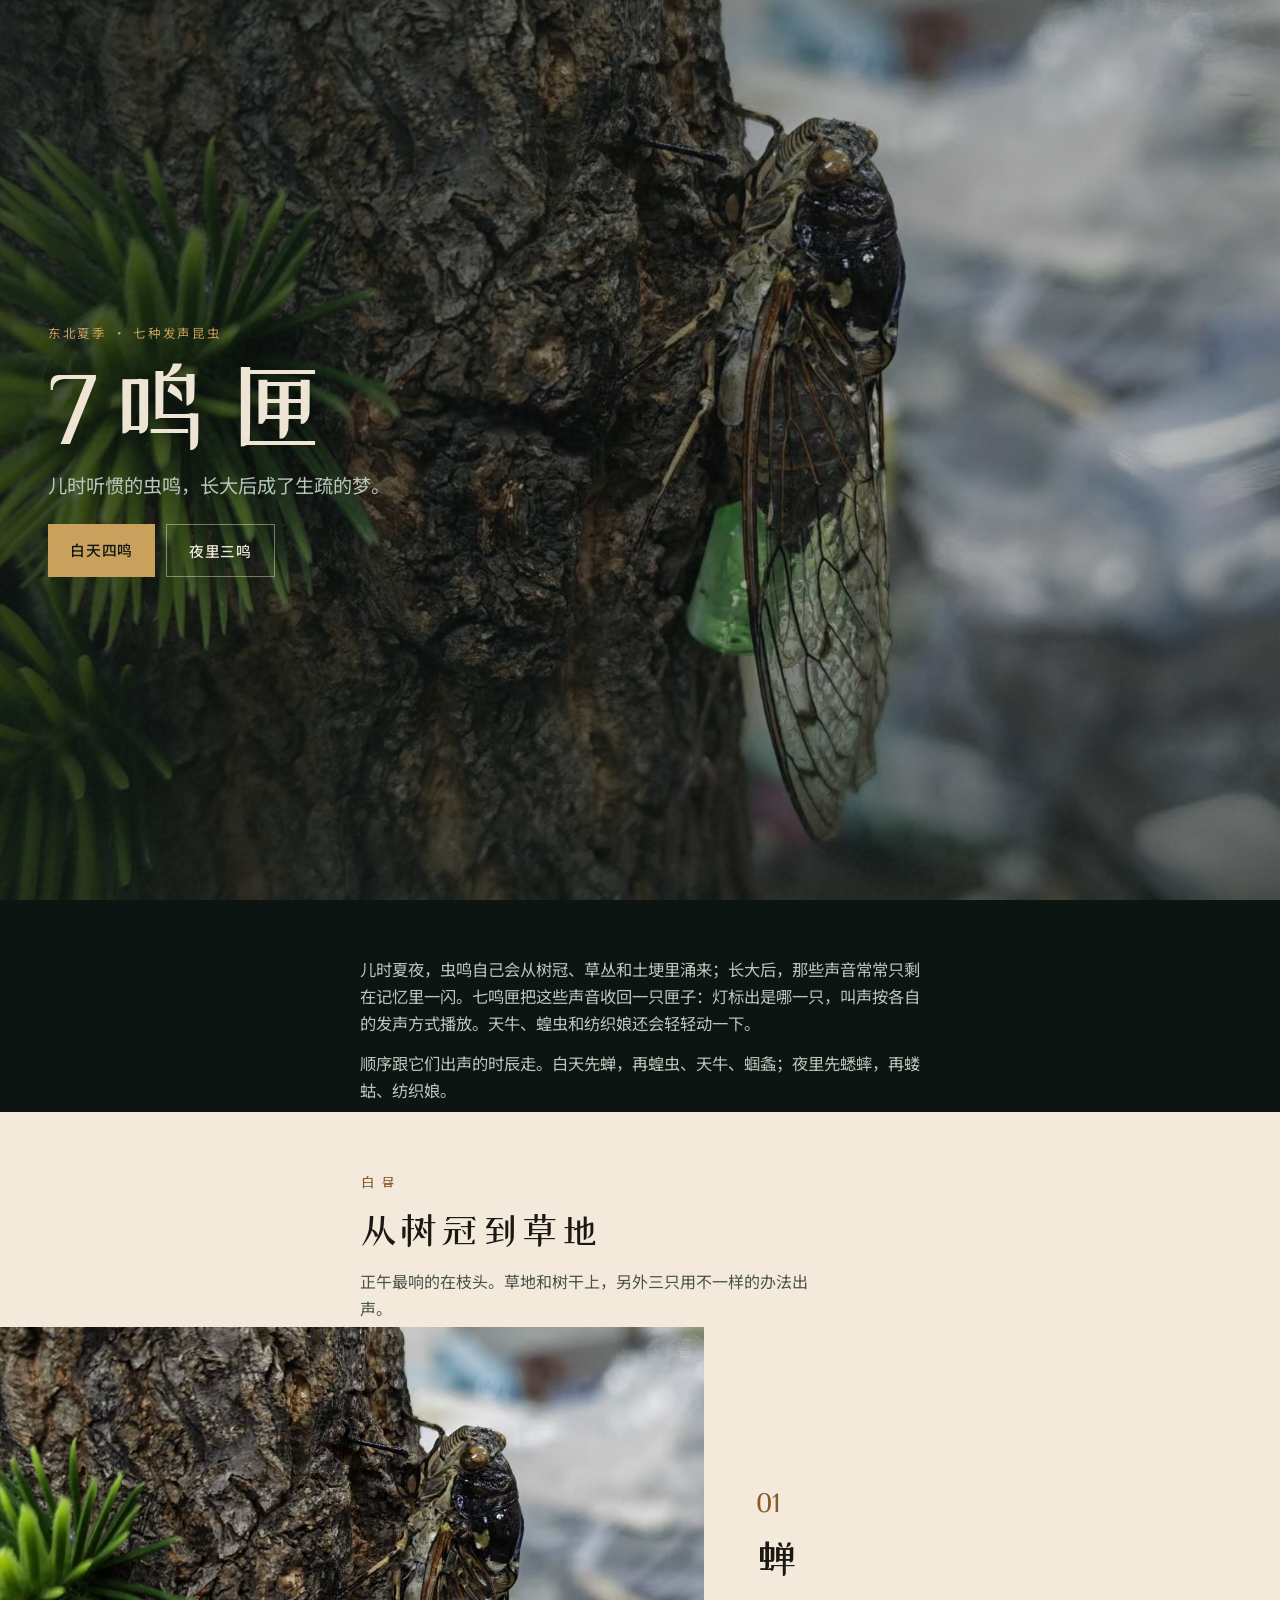
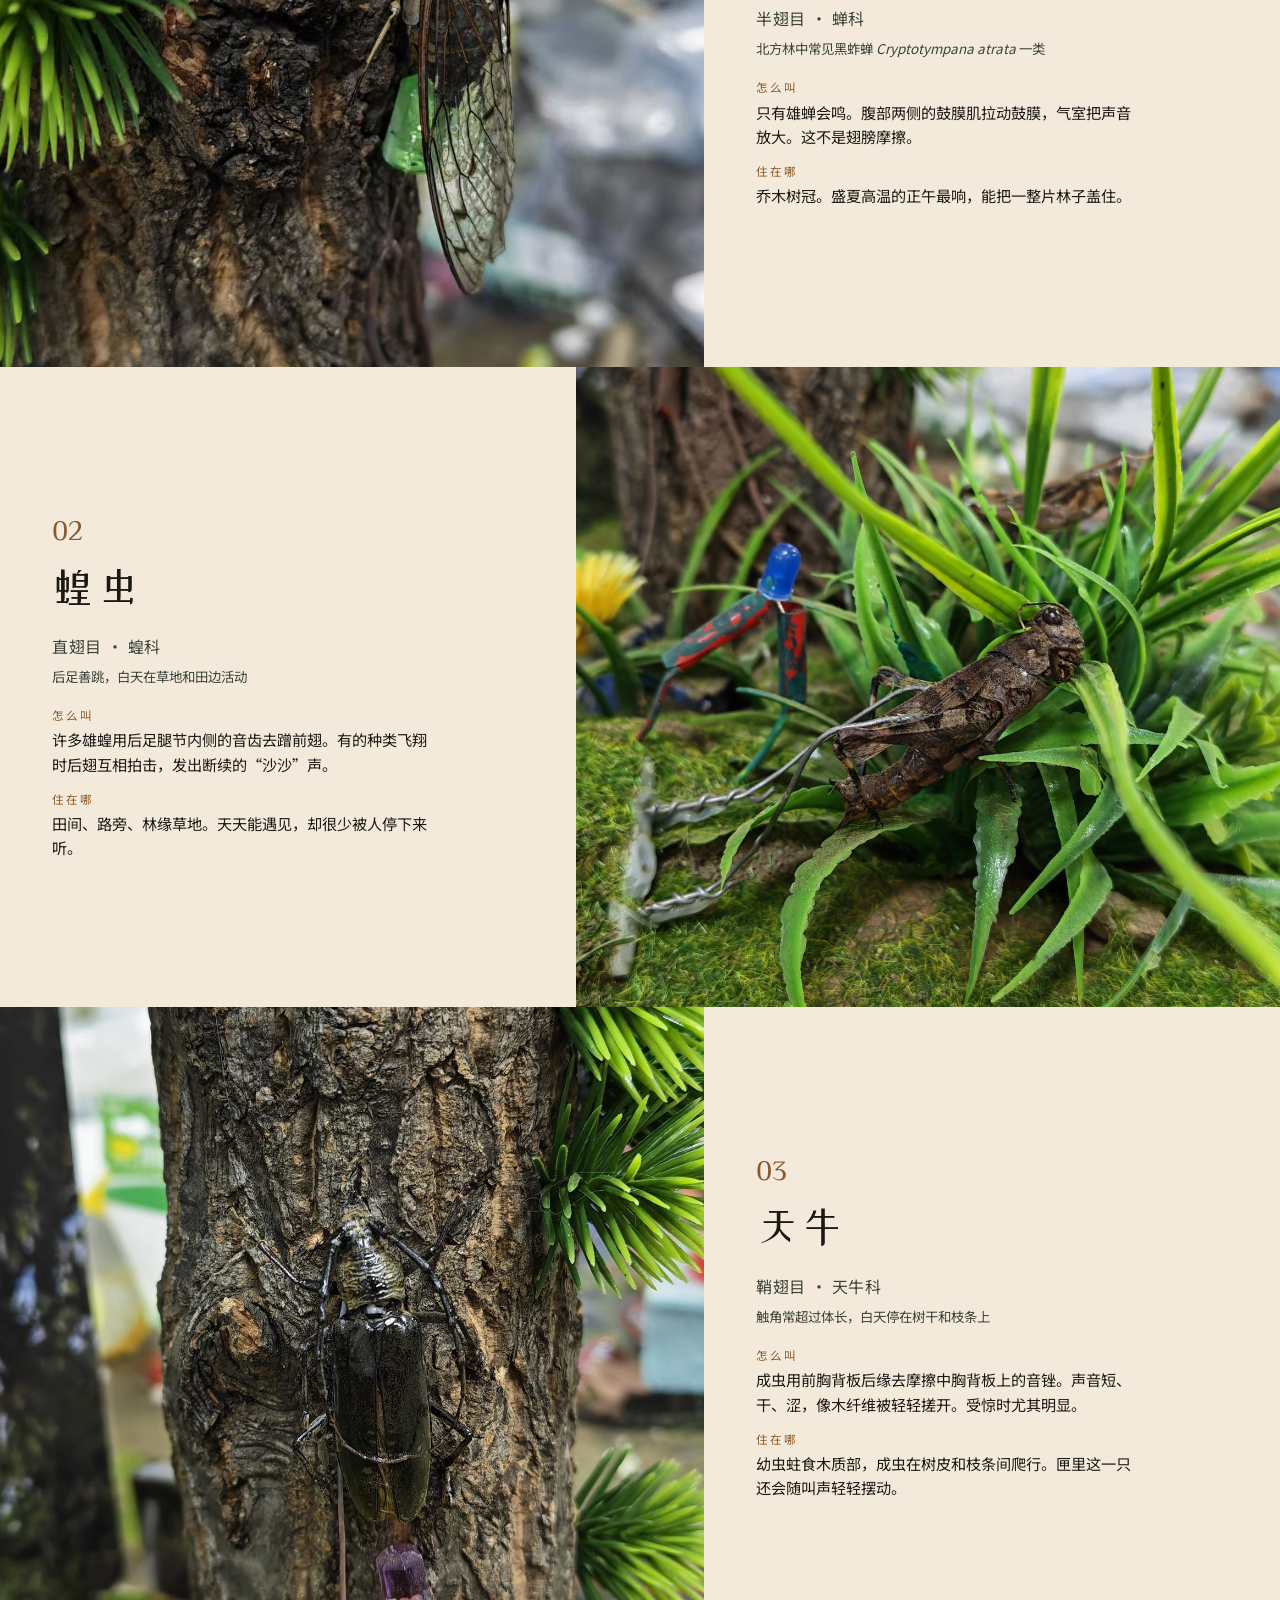
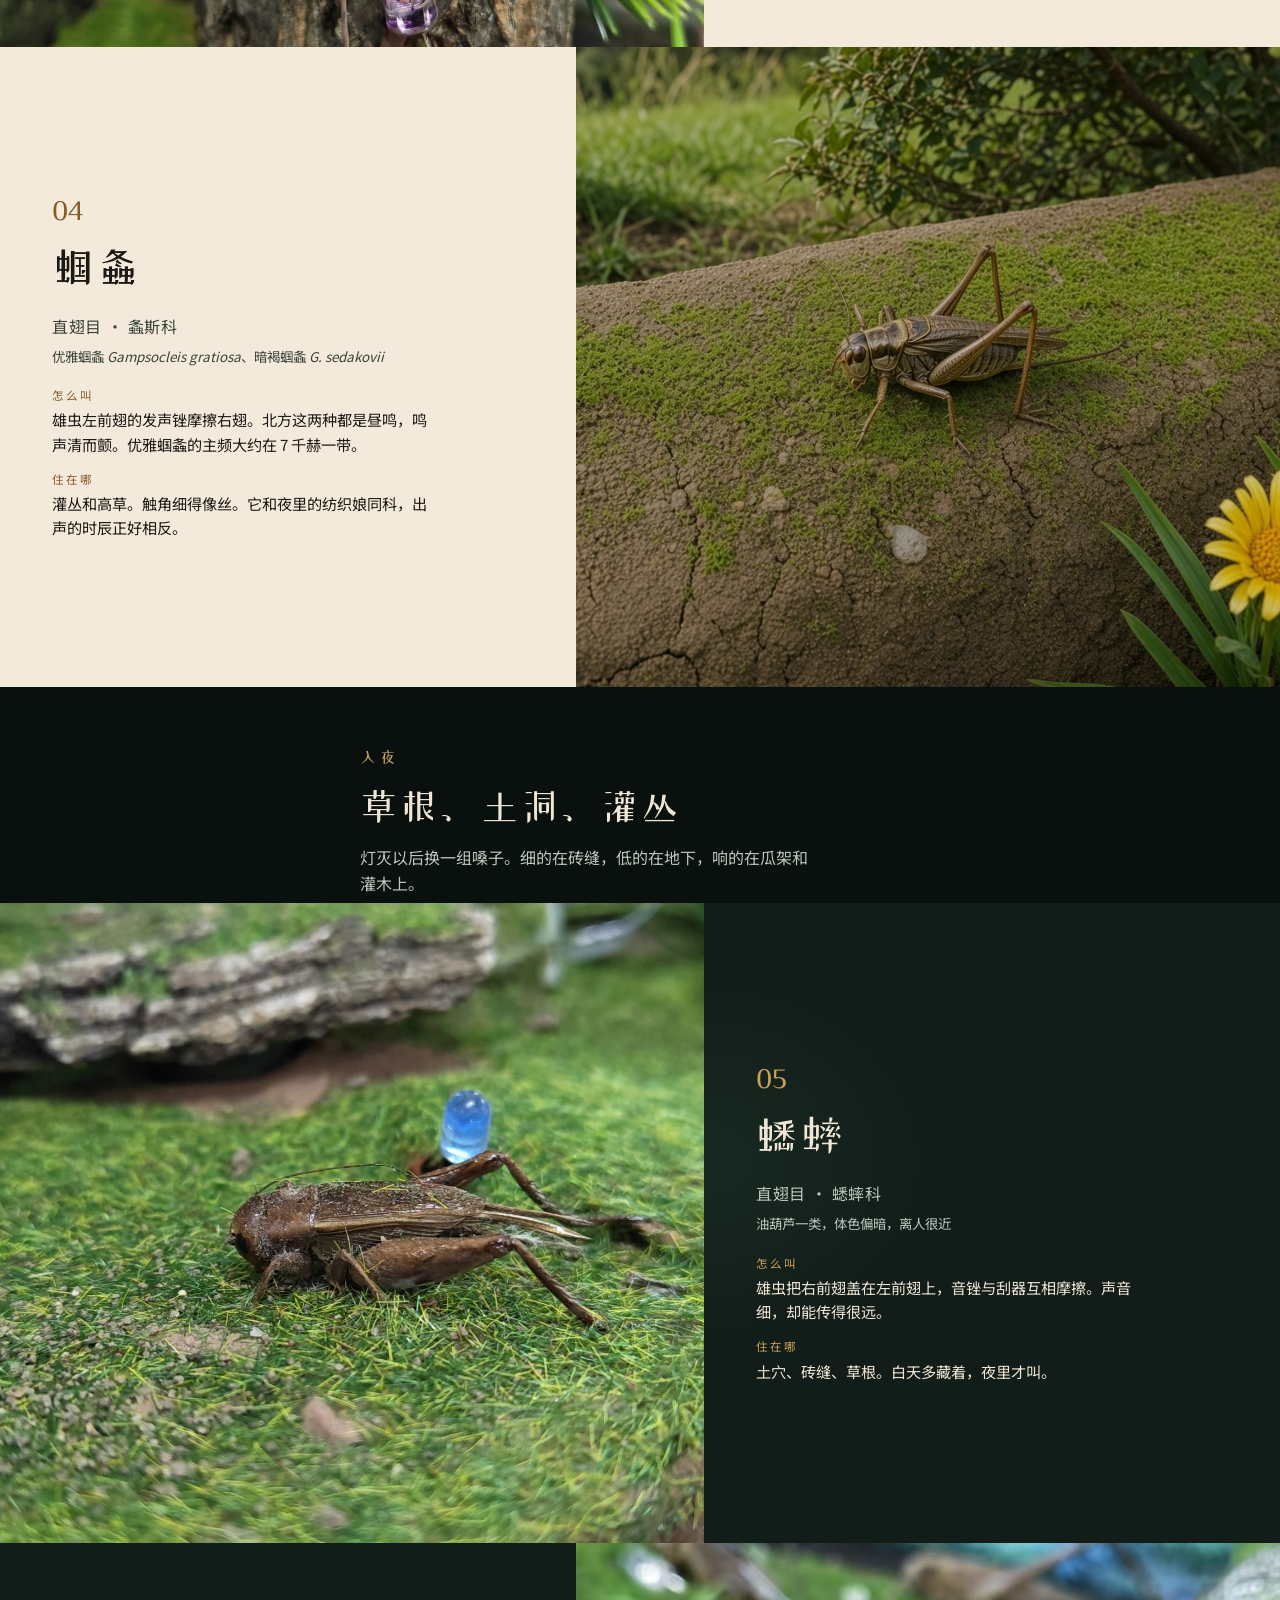
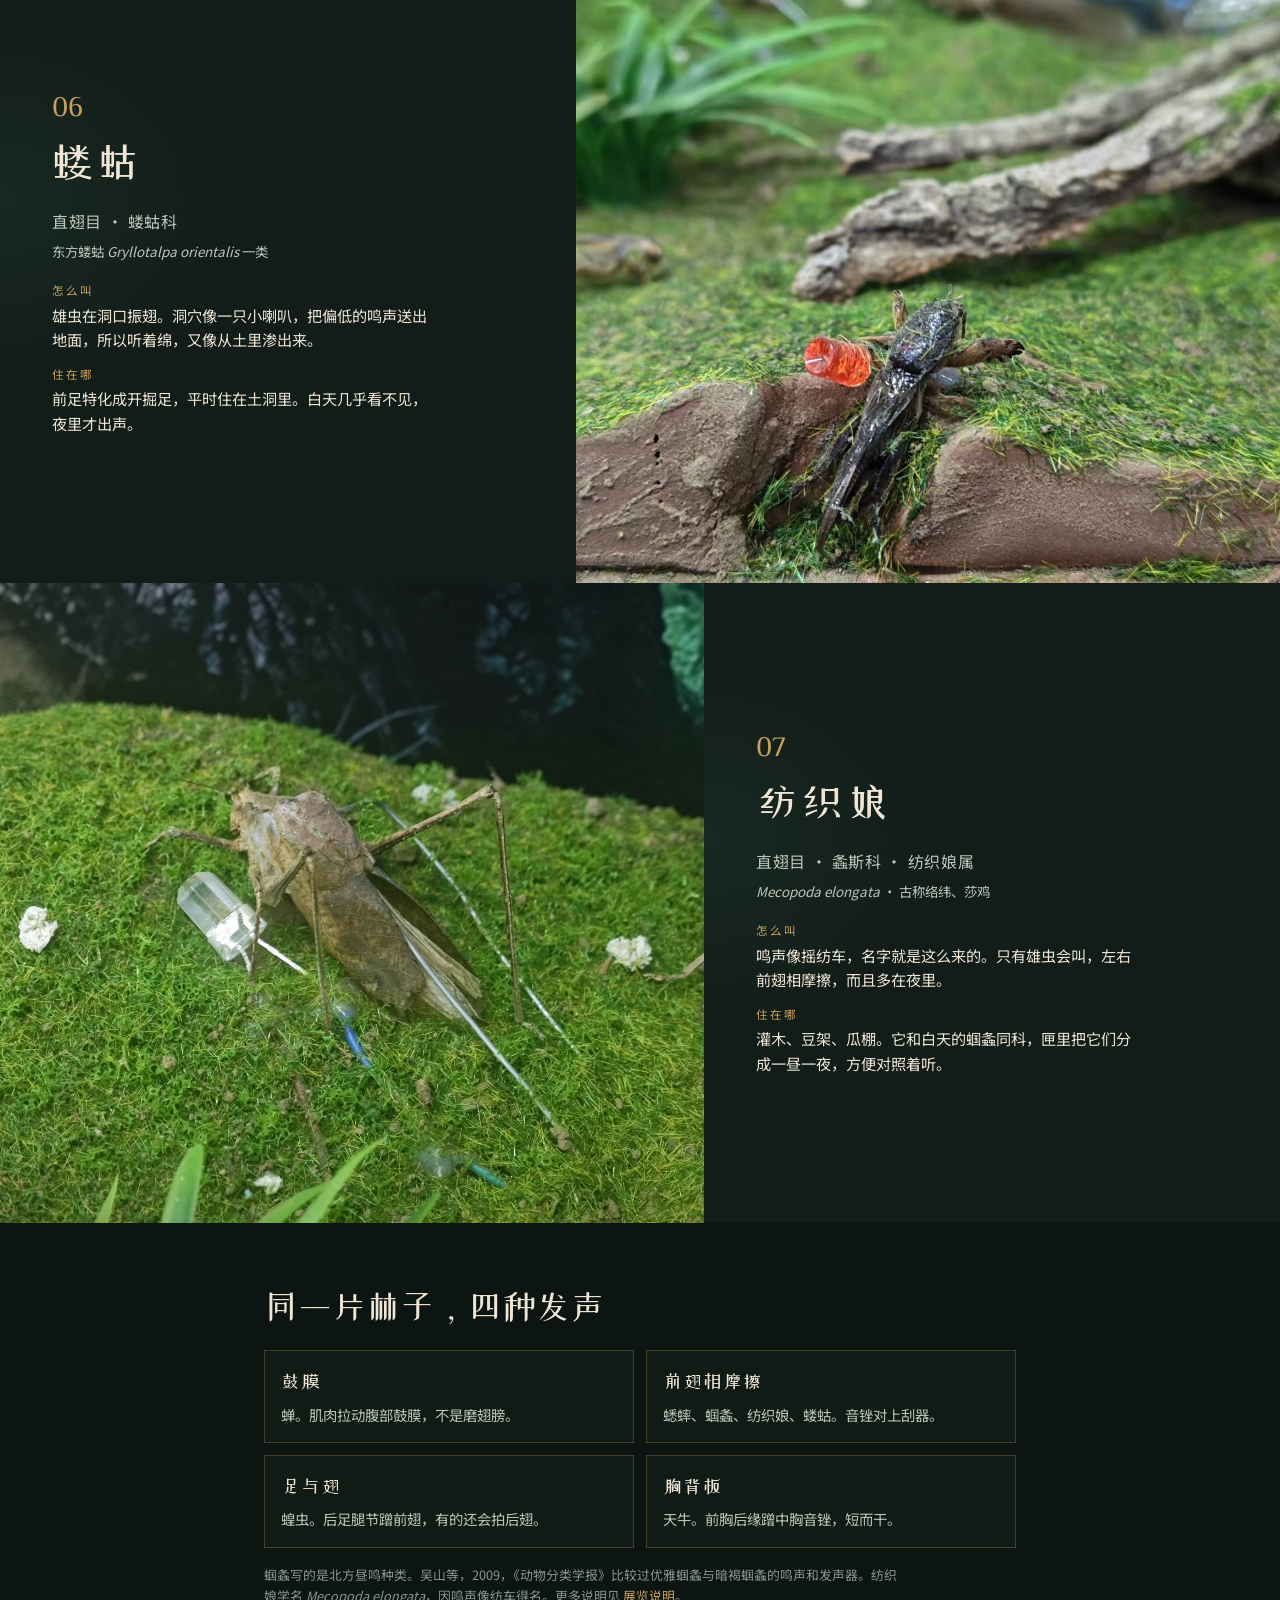
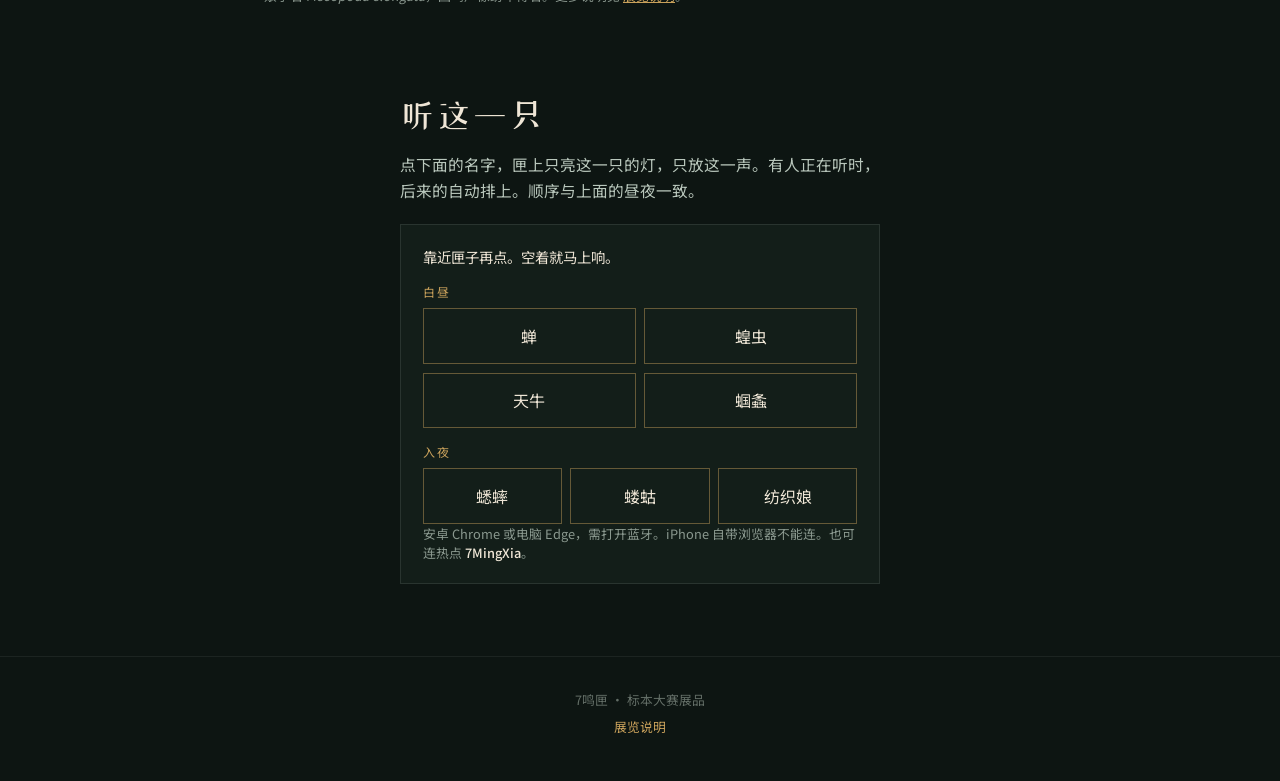
<file: index.html>
<!DOCTYPE html>
<html lang="zh-CN">
<head>
  <meta charset="UTF-8" />
  <meta name="viewport" content="width=device-width, initial-scale=1" />
  <meta name="description" content="7鸣匣 — 白天蝉、蝗虫、天牛、蝈螽，夜里蟋蟀、蝼蛄、纺织娘。按发声方式和栖境认识七种昆虫。" />
  <title>7鸣匣</title>
  <link rel="preconnect" href="https://fonts.googleapis.com" />
  <link rel="preconnect" href="https://fonts.gstatic.com" crossorigin />
  <link href="https://fonts.googleapis.com/css2?family=Noto+Sans+SC:wght@400;500;600&family=ZCOOL+XiaoWei&display=swap" rel="stylesheet" />
  <link rel="stylesheet" href="styles.css" />
</head>
<body>
  <div class="grain" aria-hidden="true"></div>

  <header class="hero">
    <div class="hero-media" aria-hidden="true">
      <img src="images/hero.jpg" alt="" class="hero-img" width="1600" height="1200" />
    </div>
    <div class="hero-veil" aria-hidden="true"></div>
    <div class="hero-copy">
      <p class="eyebrow">东北夏季 · 七种发声昆虫</p>
      <h1 class="brand">7鸣匣</h1>
      <p class="lede">儿时听惯的虫鸣，长大后成了生疏的梦。</p>
      <div class="cta-row">
        <a class="cta" href="#day">白天四鸣</a>
        <a class="cta cta-ghost" href="#night">夜里三鸣</a>
      </div>
    </div>
  </header>

  <main id="gallery">
    <section class="preface reveal">
      <p>儿时夏夜，虫鸣自己会从树冠、草丛和土埂里涌来；长大后，那些声音常常只剩在记忆里一闪。七鸣匣把这些声音收回一只匣子：灯标出是哪一只，叫声按各自的发声方式播放。天牛、蝗虫和纺织娘还会轻轻动一下。</p>
      <p>顺序跟它们出声的时辰走。白天先蝉，再蝗虫、天牛、蝈螽；夜里先蟋蟀，再蝼蛄、纺织娘。</p>
    </section>

    <div class="band band-day" id="day">
      <header class="band-head reveal">
        <p class="band-kicker">白昼</p>
        <h2>从树冠到草地</h2>
        <p>正午最响的在枝头。草地和树干上，另外三只用不一样的办法出声。</p>
      </header>

      <section class="chapter reveal">
        <figure class="chapter-visual">
          <img src="images/cicada.jpg" alt="蝉" width="1600" height="1200" />
        </figure>
        <div class="chapter-text">
          <p class="idx">01</p>
          <h2>蝉</h2>
          <p class="taxon">半翅目 · 蝉科</p>
          <p class="latin">北方林中常见黑蚱蝉 <em>Cryptotympana atrata</em> 一类</p>
          <dl class="facts">
            <div><dt>怎么叫</dt><dd>只有雄蝉会鸣。腹部两侧的鼓膜肌拉动鼓膜，气室把声音放大。这不是翅膀摩擦。</dd></div>
            <div><dt>住在哪</dt><dd>乔木树冠。盛夏高温的正午最响，能把一整片林子盖住。</dd></div>
          </dl>
        </div>
      </section>

      <section class="chapter chapter-flip reveal">
        <figure class="chapter-visual">
          <img src="images/locust.jpg" alt="蝗虫" loading="lazy" width="1600" height="1200" />
        </figure>
        <div class="chapter-text">
          <p class="idx">02</p>
          <h2>蝗虫</h2>
          <p class="taxon">直翅目 · 蝗科</p>
          <p class="latin">后足善跳，白天在草地和田边活动</p>
          <dl class="facts">
            <div><dt>怎么叫</dt><dd>许多雄蝗用后足腿节内侧的音齿去蹭前翅。有的种类飞翔时后翅互相拍击，发出断续的“沙沙”声。</dd></div>
            <div><dt>住在哪</dt><dd>田间、路旁、林缘草地。天天能遇见，却很少被人停下来听。</dd></div>
          </dl>
        </div>
      </section>

      <section class="chapter reveal">
        <figure class="chapter-visual">
          <img src="images/longhorn.jpg" alt="天牛" loading="lazy" width="1600" height="1200" />
        </figure>
        <div class="chapter-text">
          <p class="idx">03</p>
          <h2>天牛</h2>
          <p class="taxon">鞘翅目 · 天牛科</p>
          <p class="latin">触角常超过体长，白天停在树干和枝条上</p>
          <dl class="facts">
            <div><dt>怎么叫</dt><dd>成虫用前胸背板后缘去摩擦中胸背板上的音锉。声音短、干、涩，像木纤维被轻轻搓开。受惊时尤其明显。</dd></div>
            <div><dt>住在哪</dt><dd>幼虫蛀食木质部，成虫在树皮和枝条间爬行。匣里这一只还会随叫声轻轻摆动。</dd></div>
          </dl>
        </div>
      </section>

      <section class="chapter chapter-flip reveal">
        <figure class="chapter-visual">
          <img src="images/katydid.jpg" alt="蝈螽" loading="lazy" width="1600" height="1200" />
        </figure>
        <div class="chapter-text">
          <p class="idx">04</p>
          <h2>蝈螽</h2>
          <p class="taxon">直翅目 · 螽斯科</p>
          <p class="latin">优雅蝈螽 <em>Gampsocleis gratiosa</em>、暗褐蝈螽 <em>G. sedakovii</em></p>
          <dl class="facts">
            <div><dt>怎么叫</dt><dd>雄虫左前翅的发声锉摩擦右翅。北方这两种都是昼鸣，鸣声清而颤。优雅蝈螽的主频大约在 7 千赫一带。</dd></div>
            <div><dt>住在哪</dt><dd>灌丛和高草。触角细得像丝。它和夜里的纺织娘同科，出声的时辰正好相反。</dd></div>
          </dl>
        </div>
      </section>
    </div>

    <div class="band band-night" id="night">
      <header class="band-head reveal">
        <p class="band-kicker">入夜</p>
        <h2>草根、土洞、灌丛</h2>
        <p>灯灭以后换一组嗓子。细的在砖缝，低的在地下，响的在瓜架和灌木上。</p>
      </header>

      <section class="chapter reveal">
        <figure class="chapter-visual">
          <img src="images/cricket.jpg" alt="蟋蟀" loading="lazy" width="1600" height="1200" />
        </figure>
        <div class="chapter-text">
          <p class="idx">05</p>
          <h2>蟋蟀</h2>
          <p class="taxon">直翅目 · 蟋蟀科</p>
          <p class="latin">油葫芦一类，体色偏暗，离人很近</p>
          <dl class="facts">
            <div><dt>怎么叫</dt><dd>雄虫把右前翅盖在左前翅上，音锉与刮器互相摩擦。声音细，却能传得很远。</dd></div>
            <div><dt>住在哪</dt><dd>土穴、砖缝、草根。白天多藏着，夜里才叫。</dd></div>
          </dl>
        </div>
      </section>

      <section class="chapter chapter-flip reveal">
        <figure class="chapter-visual">
          <img src="images/mole.jpg" alt="蝼蛄" loading="lazy" width="1600" height="1200" />
        </figure>
        <div class="chapter-text">
          <p class="idx">06</p>
          <h2>蝼蛄</h2>
          <p class="taxon">直翅目 · 蝼蛄科</p>
          <p class="latin">东方蝼蛄 <em>Gryllotalpa orientalis</em> 一类</p>
          <dl class="facts">
            <div><dt>怎么叫</dt><dd>雄虫在洞口振翅。洞穴像一只小喇叭，把偏低的鸣声送出地面，所以听着绵，又像从土里渗出来。</dd></div>
            <div><dt>住在哪</dt><dd>前足特化成开掘足，平时住在土洞里。白天几乎看不见，夜里才出声。</dd></div>
          </dl>
        </div>
      </section>

      <section class="chapter reveal">
        <figure class="chapter-visual">
          <img src="images/katydid_night.jpg" alt="纺织娘" loading="lazy" width="1600" height="1200" />
        </figure>
        <div class="chapter-text">
          <p class="idx">07</p>
          <h2>纺织娘</h2>
          <p class="taxon">直翅目 · 螽斯科 · 纺织娘属</p>
          <p class="latin"><em>Mecopoda elongata</em> · 古称络纬、莎鸡</p>
          <dl class="facts">
            <div><dt>怎么叫</dt><dd>鸣声像摇纺车，名字就是这么来的。只有雄虫会叫，左右前翅相摩擦，而且多在夜里。</dd></div>
            <div><dt>住在哪</dt><dd>灌木、豆架、瓜棚。它和白天的蝈螽同科，匣里把它们分成一昼一夜，方便对照着听。</dd></div>
          </dl>
        </div>
      </section>
    </div>

    <section class="ways reveal" aria-label="四种发声">
      <h2>同一片林子，四种发声</h2>
      <ul>
        <li><strong>鼓膜</strong><span>蝉。肌肉拉动腹部鼓膜，不是磨翅膀。</span></li>
        <li><strong>前翅相摩擦</strong><span>蟋蟀、蝈螽、纺织娘、蝼蛄。音锉对上刮器。</span></li>
        <li><strong>足与翅</strong><span>蝗虫。后足腿节蹭前翅，有的还会拍后翅。</span></li>
        <li><strong>胸背板</strong><span>天牛。前胸后缘蹭中胸音锉，短而干。</span></li>
      </ul>
      <p class="src">蝈螽写的是北方昼鸣种类。吴山等，2009，《动物分类学报》比较过优雅蝈螽与暗褐蝈螽的鸣声和发声器。纺织娘学名 <em>Mecopoda elongata</em>，因鸣声像纺车得名。更多说明见 <a href="credits.html">展览说明</a>。</p>
    </section>

    <section class="esp-lab" id="play" aria-label="听这一只">
      <h2>听这一只</h2>
      <p class="esp-lead">点下面的名字，匣上只亮这一只的灯，只放这一声。有人正在听时，后来的自动排上。顺序与上面的昼夜一致。</p>
      <div class="esp-panel">
        <p class="esp-status" id="status">靠近匣子再点。空着就马上响。</p>
        <p class="bug-label">白昼</p>
        <div class="bugs" id="bugs-day"></div>
        <p class="bug-label">入夜</p>
        <div class="bugs bugs-night" id="bugs-night"></div>
        <p class="esp-hint">安卓 Chrome 或电脑 Edge，需打开蓝牙。iPhone 自带浏览器不能连。也可连热点 <strong>7MingXia</strong>。</p>
      </div>
    </section>
  </main>

  <footer class="site-foot">
    <p>7鸣匣 · 标本大赛展品</p>
    <p class="credits"><a href="credits.html">展览说明</a></p>
  </footer>

  <script src="app.js"></script>
  <script>
    const TRACKS = [
      { name: "蝉", night: false },
      { name: "蝗虫", night: false },
      { name: "天牛", night: false },
      { name: "蝈螽", night: false },
      { name: "蟋蟀", night: true },
      { name: "蝼蛄", night: true },
      { name: "纺织娘", night: true }
    ];
    const SVC = "7e570001-7e57-4000-8000-00805f9b34fb";
    const CMD = "7e570002-7e57-4000-8000-00805f9b34fb";
    const STATE = "7e570003-7e57-4000-8000-00805f9b34fb";
    const statusEl = document.getElementById("status");
    const dayBox = document.getElementById("bugs-day");
    const nightBox = document.getElementById("bugs-night");
    const enc = new TextEncoder();
    const dec = new TextDecoder();
    let cmdChar = null;

    const setStatus = (t) => { statusEl.textContent = t; };

    TRACKS.forEach((tr, i) => {
      const b = document.createElement("button");
      b.type = "button";
      b.textContent = tr.name;
      b.addEventListener("click", () => onPick(i, tr.name));
      (tr.night ? nightBox : dayBox).appendChild(b);
    });

    function onState(text) {
      const p = text.trim().split(",");
      if (p.length < 2) return;
      const mine = p[0] === "1";
      const ahead = Number(p[1]);
      if (mine) setStatus("正在为你亮灯、播放。");
      else if (ahead > 0) setStatus("有人正在听。你前面还有 " + ahead + " 位，到了会自动播放。");
      else if (cmdChar) setStatus("匣子空着。再点一只即可。");
    }

    async function connect() {
      const dev = await navigator.bluetooth.requestDevice({
        filters: [{ name: "7MingXia" }],
        optionalServices: [SVC],
      });
      const server = await dev.gatt.connect();
      const svc = await server.getPrimaryService(SVC);
      cmdChar = await svc.getCharacteristic(CMD);
      const state = await svc.getCharacteristic(STATE);
      state.addEventListener("characteristicvaluechanged", (ev) => {
        onState(dec.decode(ev.target.value));
      });
      await state.startNotifications();
      dev.addEventListener("gattserverdisconnected", () => {
        cmdChar = null;
        setStatus("蓝牙断开了。再点一只重新连接。");
      });
    }

    async function onPick(i, name) {
      if (!navigator.bluetooth) {
        setStatus("这个浏览器没有网页蓝牙。请用安卓 Chrome 或电脑 Edge。");
        return;
      }
      try {
        if (!cmdChar) {
          setStatus("请在窗口里选择 7MingXia…");
          await connect();
        }
        await cmdChar.writeValue(enc.encode(String(i)));
        setStatus("已点「" + name + "」。");
      } catch (e) {
        cmdChar = null;
        if (e && e.name === "NotFoundError") setStatus("没找到匣子。请靠近一些，确认蓝牙已开。");
        else setStatus("没有连上。再点一次。");
      }
    }
  </script>
</body>
</html>
</file>
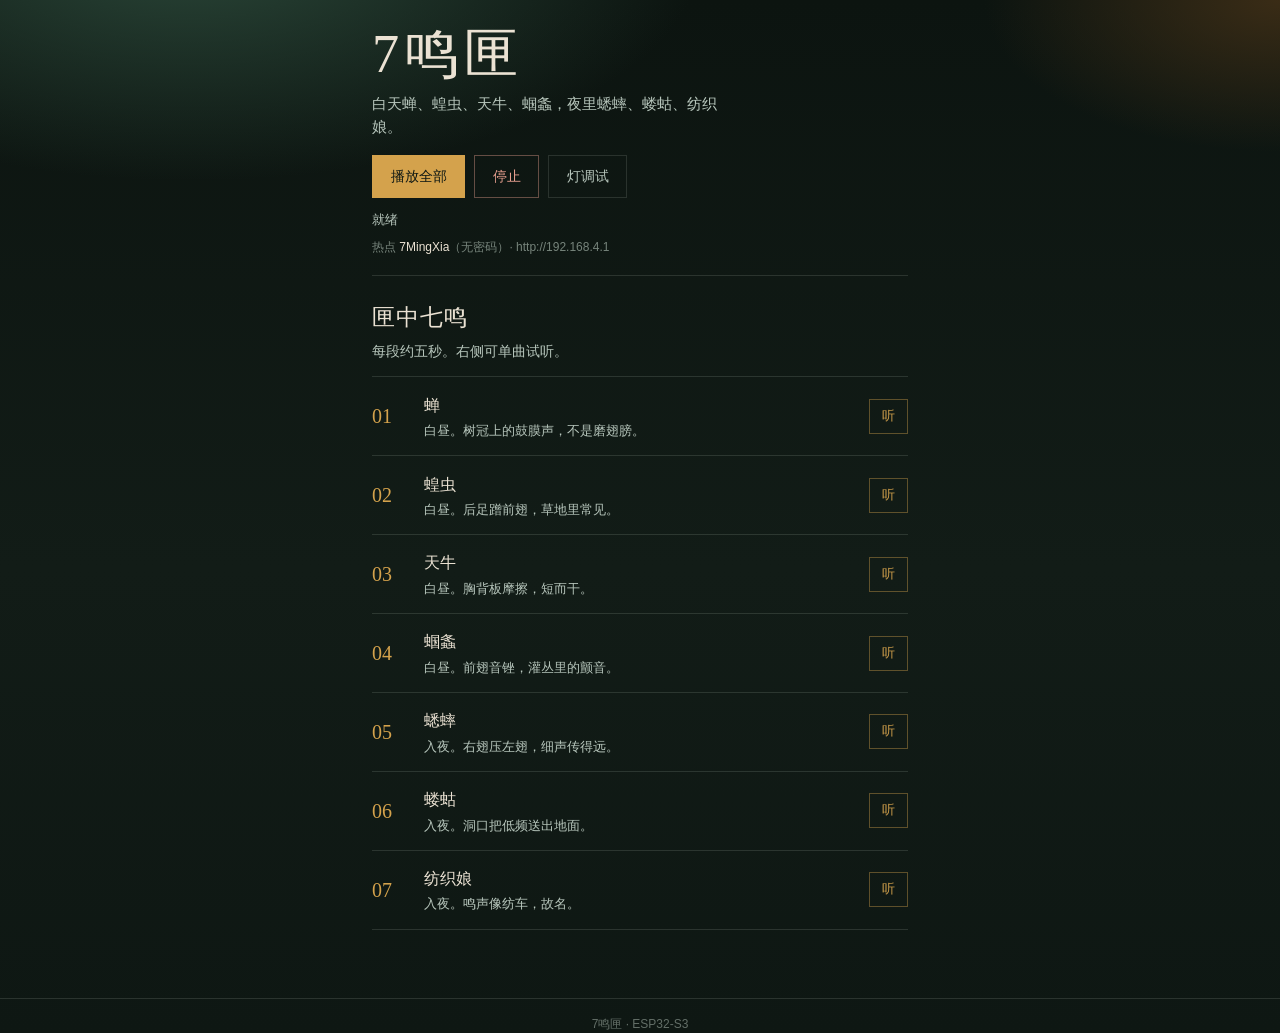
<file: cicada-esp32s3-player/web/index.html>
<!DOCTYPE html>
<html lang="zh-CN">
<head>
  <meta charset="UTF-8" />
  <meta name="viewport" content="width=device-width, initial-scale=1" />
  <title>7鸣匣</title>
  <style>
    :root {
      --ink: #0e1713;
      --sand: #ebe2d3;
      --mist: #b7c6bc;
      --amber: #d4a24c;
      --line: rgba(183, 198, 188, 0.16);
    }
    * { box-sizing: border-box; margin: 0; padding: 0; }
    html { scroll-behavior: smooth; }
    body {
      font-family: "PingFang SC", "Hiragino Sans GB", "Microsoft YaHei", sans-serif;
      color: var(--sand);
      background:
        radial-gradient(ellipse 80% 45% at 15% -5%, #2a4638 0%, transparent 50%),
        radial-gradient(ellipse 55% 35% at 100% 0%, #3a2c16 0%, transparent 42%),
        linear-gradient(180deg, #0c1410 0%, #121c17 55%, #0e1713 100%);
      min-height: 100vh;
      line-height: 1.55;
    }
    main {
      max-width: 36rem;
      margin: 0 auto;
      padding: 1.25rem 1.25rem 2.5rem;
    }
    .top {
      padding: 0.35rem 0 1.15rem;
      border-bottom: 1px solid var(--line);
    }
    .brand {
      font-family: "Songti SC", "STSong", "SimSun", serif;
      font-size: clamp(2.6rem, 12vw, 3.4rem);
      letter-spacing: 0.1em;
      line-height: 1.05;
      font-weight: 400;
      cursor: pointer;
      user-select: none;
    }
    .tagline {
      margin-top: 0.55rem;
      color: var(--mist);
      font-size: 0.95rem;
      max-width: 22rem;
    }
    .controls {
      margin-top: 1rem;
      display: flex;
      flex-wrap: wrap;
      gap: 0.55rem;
      align-items: center;
    }
    .btn {
      appearance: none;
      border: 1px solid transparent;
      cursor: pointer;
      font-family: inherit;
      font-size: 0.9rem;
      font-weight: 500;
      padding: 0.7rem 1.1rem;
      transition: background .15s, border-color .15s, color .15s, transform .12s;
    }
    .btn:active { transform: scale(0.98); }
    .btn-primary { background: var(--amber); color: var(--ink); }
    .btn-primary:hover { background: #e0b45c; }
    .btn-stop {
      background: transparent;
      color: #e8a090;
      border-color: rgba(232, 160, 144, 0.4);
    }
    .btn-ghost {
      background: transparent;
      color: var(--mist);
      border-color: var(--line);
    }
    .btn-ghost:hover { color: var(--sand); border-color: rgba(212, 162, 76, 0.45); }
    .status {
      margin-top: 0.75rem;
      font-size: 0.82rem;
      color: var(--mist);
      min-height: 1.25em;
    }
    .hint {
      margin-top: 0.45rem;
      font-size: 0.75rem;
      color: rgba(183, 198, 188, 0.62);
    }
    .hint strong { color: var(--sand); font-weight: 500; }
    .section {
      padding-top: 1.5rem;
    }
    .section h2 {
      font-family: "Songti SC", "STSong", "SimSun", serif;
      font-size: 1.45rem;
      font-weight: 400;
      letter-spacing: 0.04em;
      margin-bottom: 0.35rem;
    }
    .lead {
      color: var(--mist);
      font-size: 0.88rem;
      margin-bottom: 0.85rem;
    }
    .insects { border-top: 1px solid var(--line); }
    .insect {
      display: grid;
      grid-template-columns: 2.4rem 1fr auto;
      gap: 0.65rem 0.85rem;
      align-items: center;
      padding: 0.95rem 0;
      border-bottom: 1px solid var(--line);
    }
    .idx {
      font-family: "Songti SC", "STSong", serif;
      font-size: 1.25rem;
      color: var(--amber);
      line-height: 1;
    }
    .insect h3 {
      font-size: 1.02rem;
      font-weight: 500;
      margin-bottom: 0.2rem;
    }
    .insect p {
      font-size: 0.82rem;
      color: var(--mist);
      line-height: 1.45;
    }
    .play-one {
      padding: 0.5rem 0.75rem;
      font-size: 0.8rem;
      background: transparent;
      border: 1px solid rgba(212, 162, 76, 0.4);
      color: var(--amber);
      white-space: nowrap;
    }
    .play-one:hover { background: rgba(212, 162, 76, 0.12); }
    footer {
      margin-top: 1.75rem;
      padding-top: 1rem;
      border-top: 1px solid var(--line);
      color: rgba(183, 198, 188, 0.5);
      font-size: 0.75rem;
      text-align: center;
    }
    @media (max-width: 420px) {
      .insect { grid-template-columns: 2rem 1fr; }
      .insect .play-one { grid-column: 2; justify-self: start; }
    }
  </style>
</head>
<body>
  <main>
    <header class="top">
      <h1 class="brand" id="brand" title="点我听彩蛋">7鸣匣</h1>
      <p class="tagline">白天蝉、蝗虫、天牛、蝈螽，夜里蟋蟀、蝼蛄、纺织娘。</p>
      <div class="controls">
        <button type="button" class="btn btn-primary" id="btn-play-all">播放全部</button>
        <button type="button" class="btn btn-stop" id="btn-stop">停止</button>
        <button type="button" class="btn btn-ghost" id="btn-lamp-debug">灯调试</button>
      </div>
      <p class="status" id="status">就绪</p>
      <p class="hint">热点 <strong>7MingXia</strong>（无密码）· http://192.168.4.1</p>
    </header>

    <section class="section" aria-label="匣中七鸣">
      <h2>匣中七鸣</h2>
      <p class="lead">每段约五秒。右侧可单曲试听。</p>
      <div class="insects" id="list"></div>
    </section>
  </main>
  <footer>7鸣匣 · ESP32-S3</footer>
  <script>
    const TRACKS = [
      { id: 0, name: "蝉", blurb: "白昼。树冠上的鼓膜声，不是磨翅膀。" },
      { id: 1, name: "蝗虫", blurb: "白昼。后足蹭前翅，草地里常见。" },
      { id: 2, name: "天牛", blurb: "白昼。胸背板摩擦，短而干。" },
      { id: 3, name: "蝈螽", blurb: "白昼。前翅音锉，灌丛里的颤音。" },
      { id: 4, name: "蟋蟀", blurb: "入夜。右翅压左翅，细声传得远。" },
      { id: 5, name: "蝼蛄", blurb: "入夜。洞口把低频送出地面。" },
      { id: 6, name: "纺织娘", blurb: "入夜。鸣声像纺车，故名。" }
    ];

    const list = document.getElementById("list");
    const statusEl = document.getElementById("status");

    function setStatus(msg) {
      statusEl.textContent = msg;
    }

    async function api(path) {
      try {
        const r = await fetch(path, { method: "POST" });
        const t = await r.text();
        if (!r.ok) throw new Error(t || r.statusText);
        setStatus(t || "ok");
      } catch (e) {
        setStatus("未连上匣子：先连热点 7MingXia");
      }
    }

    TRACKS.forEach((tr, i) => {
      const row = document.createElement("article");
      row.className = "insect";
      row.innerHTML =
        '<div class="idx">' + String(i + 1).padStart(2, "0") + "</div>" +
        "<div><h3>" + tr.name + "</h3><p>" + tr.blurb + "</p></div>";
      const btn = document.createElement("button");
      btn.type = "button";
      btn.className = "play-one btn";
      btn.textContent = "听";
      btn.addEventListener("click", () => api("/api/play?track=" + tr.id));
      row.appendChild(btn);
      list.appendChild(row);
    });

    document.getElementById("btn-play-all").onclick = () => api("/api/play");
    document.getElementById("btn-stop").onclick = () => api("/api/stop");
    document.getElementById("btn-lamp-debug").onclick = () => api("/api/lamp-debug");
    document.getElementById("brand").addEventListener("click", () => api("/api/play?egg=1"));
  </script>
</body>
</html>
</file>
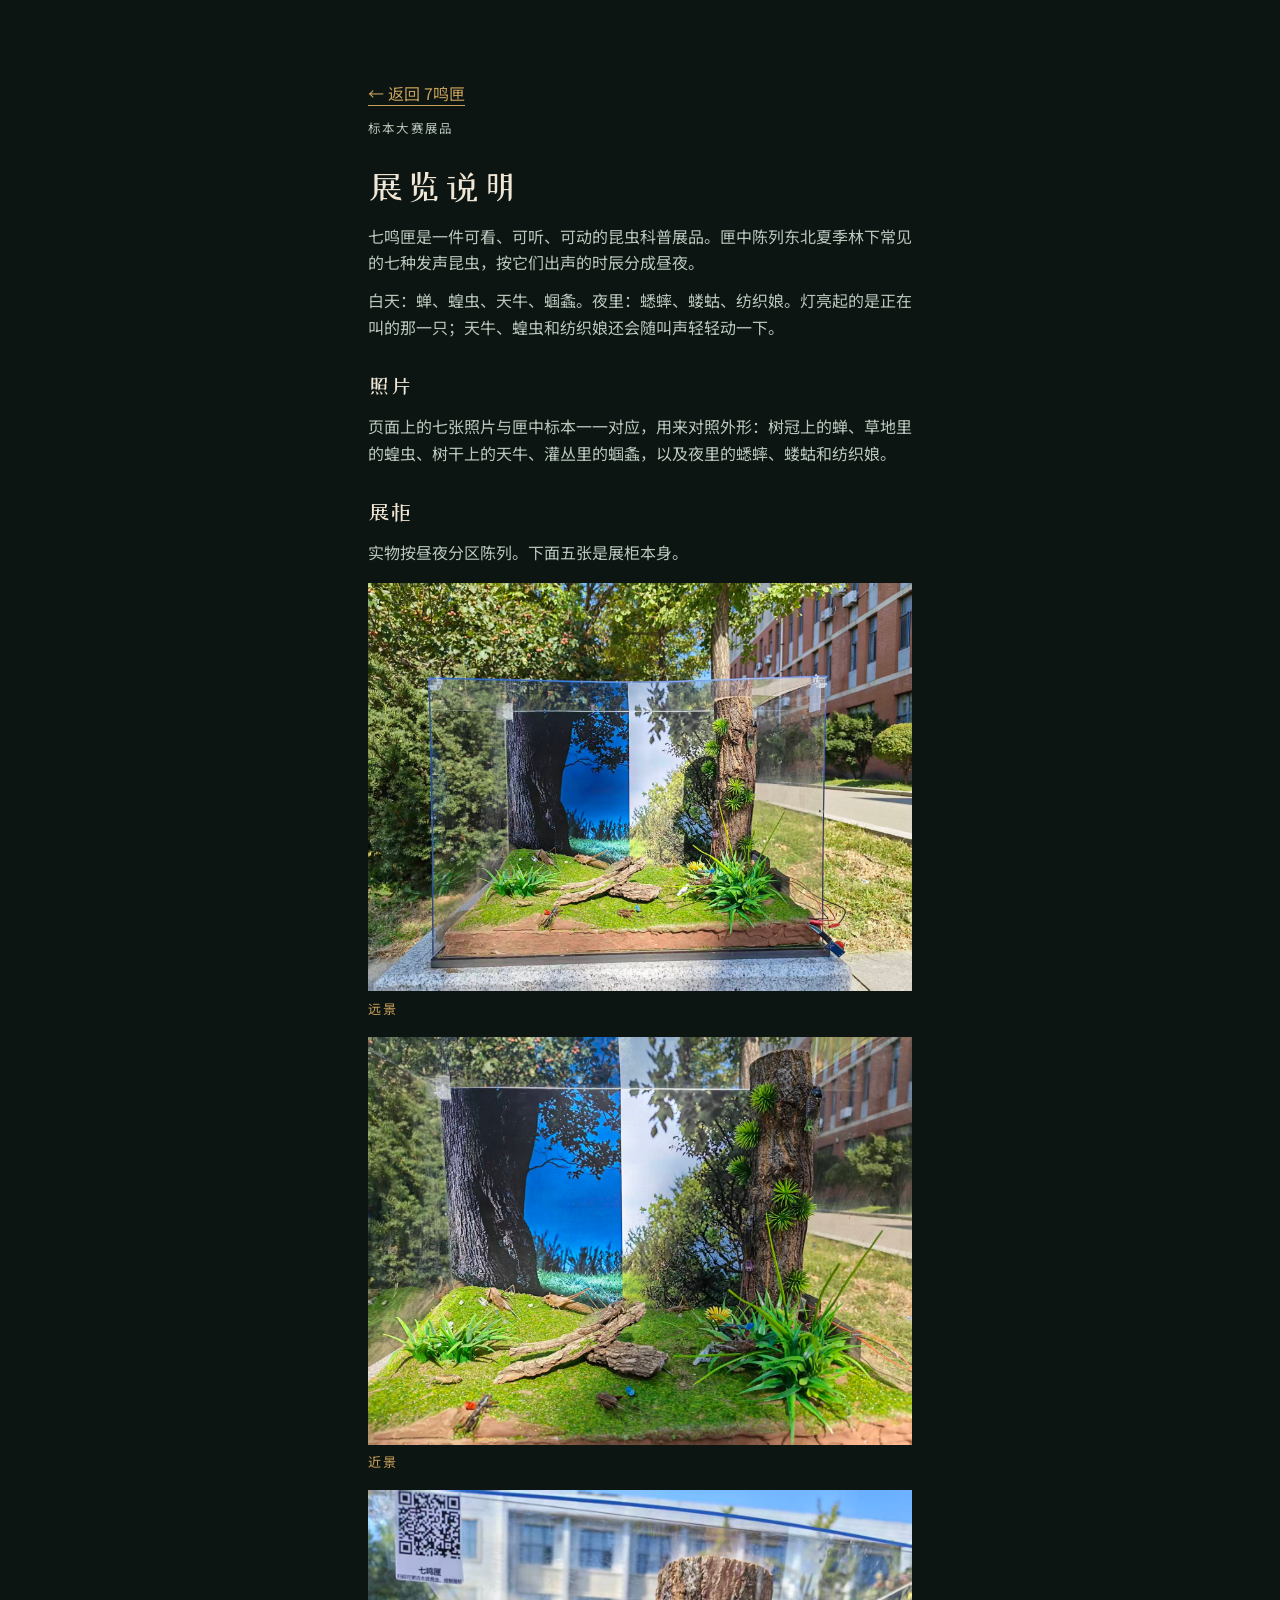
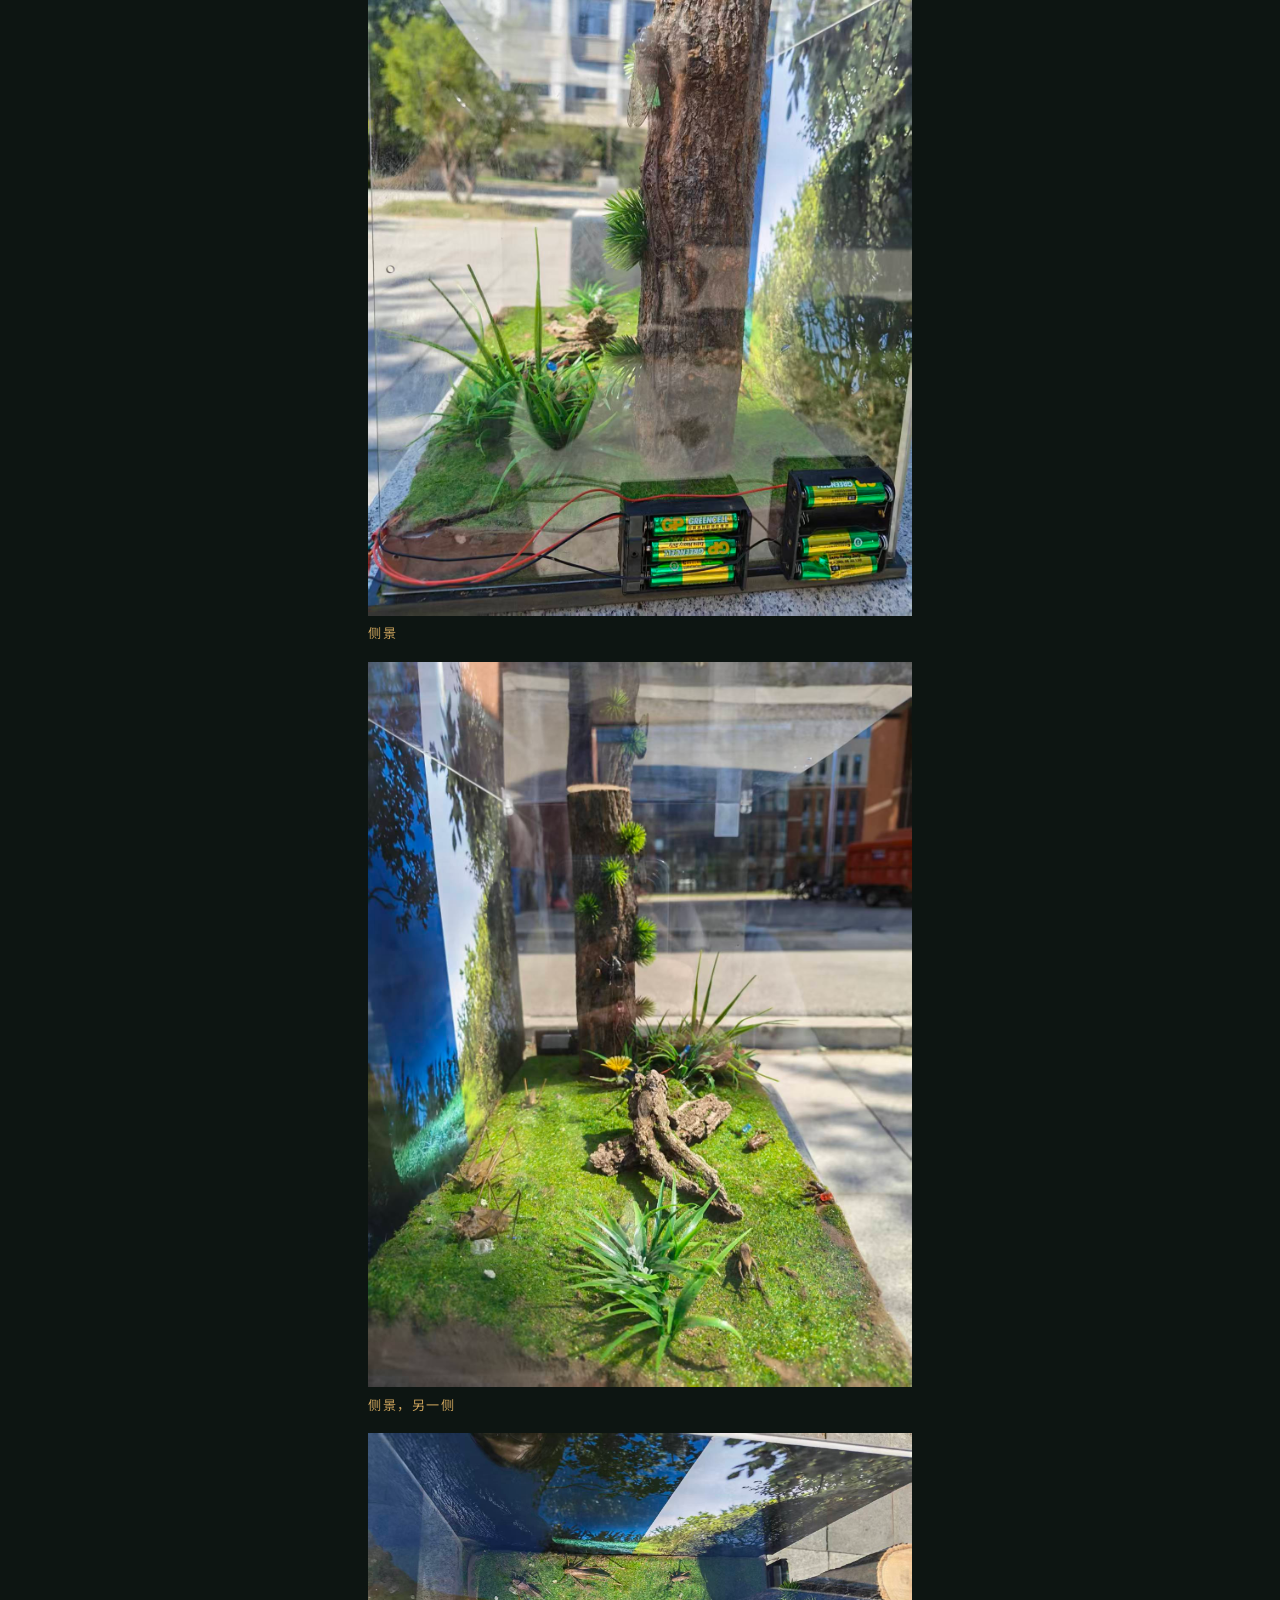
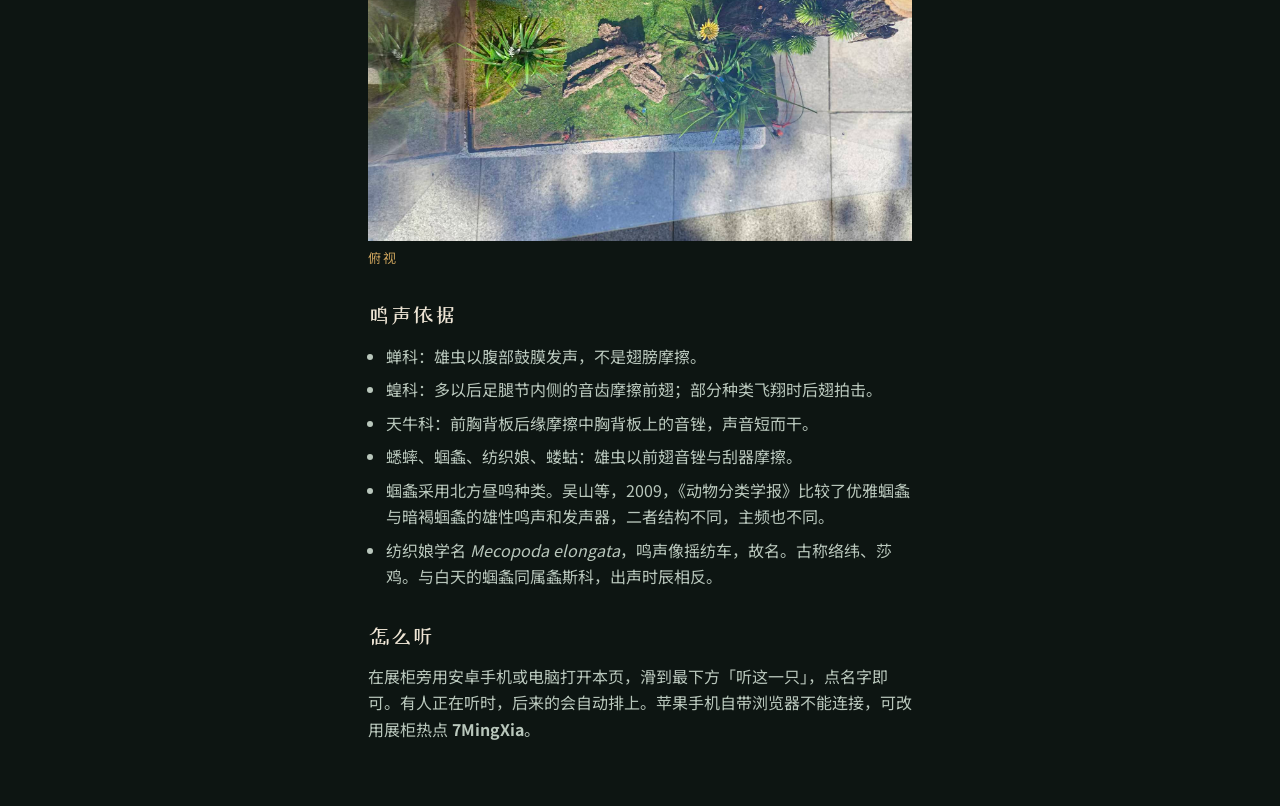
<file: credits.html>
<!DOCTYPE html>
<html lang="zh-CN">
<head>
  <meta charset="UTF-8" />
  <meta name="viewport" content="width=device-width, initial-scale=1" />
  <title>展览说明 · 7鸣匣</title>
  <link rel="preconnect" href="https://fonts.googleapis.com" />
  <link rel="preconnect" href="https://fonts.gstatic.com" crossorigin />
  <link href="https://fonts.googleapis.com/css2?family=Noto+Sans+SC:wght@400;500&family=ZCOOL+XiaoWei&display=swap" rel="stylesheet" />
  <link rel="stylesheet" href="styles.css" />
  <style>
    .credits-page {
      max-width: 40rem;
      margin: 0 auto;
      padding: clamp(2.5rem, 8vw, 5rem) clamp(1.5rem, 5vw, 3rem) 4rem;
    }
    .credits-page h1 {
      font-family: "ZCOOL XiaoWei", "Songti SC", serif;
      font-size: 2.2rem;
      font-weight: 400;
      letter-spacing: 0.06em;
      margin: 1.2rem 0 0.4rem;
    }
    .credits-page h2 {
      font-family: "ZCOOL XiaoWei", "Songti SC", serif;
      font-size: 1.35rem;
      font-weight: 400;
      margin: 1.8rem 0 0.55rem;
    }
    .credits-page p,
    .credits-page li {
      color: var(--mist);
    }
    .credits-page p + p {
      margin-top: 0.75rem;
    }
    .credits-page ul {
      margin: 0.6rem 0 0;
      padding-left: 1.15rem;
    }
    .credits-page li { margin: 0.45rem 0; }
    .credits-page a { color: var(--amber); }
    .back { color: var(--sand); text-decoration: none; border-bottom: 1px solid var(--amber); }
    .kicker {
      margin-top: 1.4rem;
      letter-spacing: 0.18em;
      font-size: 0.78rem;
      color: var(--amber);
    }
    .exhibit {
      margin: 1.1rem 0 0;
    }
    .exhibit img {
      width: 100%;
      height: auto;
      object-fit: contain;
    }
    .exhibit figcaption {
      margin-top: 0.4rem;
      font-size: 0.82rem;
      letter-spacing: 0.12em;
      color: var(--amber);
    }
  </style>
</head>
<body>
  <main class="credits-page">
    <p><a class="back" href="index.html">← 返回 7鸣匣</a></p>
    <p class="kicker">标本大赛展品</p>
    <h1>展览说明</h1>
    <p>七鸣匣是一件可看、可听、可动的昆虫科普展品。匣中陈列东北夏季林下常见的七种发声昆虫，按它们出声的时辰分成昼夜。</p>
    <p>白天：蝉、蝗虫、天牛、蝈螽。夜里：蟋蟀、蝼蛄、纺织娘。灯亮起的是正在叫的那一只；天牛、蝗虫和纺织娘还会随叫声轻轻动一下。</p>

    <h2>照片</h2>
    <p>页面上的七张照片与匣中标本一一对应，用来对照外形：树冠上的蝉、草地里的蝗虫、树干上的天牛、灌丛里的蝈螽，以及夜里的蟋蟀、蝼蛄和纺织娘。</p>

    <h2>展柜</h2>
    <p>实物按昼夜分区陈列。下面五张是展柜本身。</p>
    <figure class="exhibit">
      <img src="images/exhibit-far.jpg" alt="七鸣匣远景" width="1600" height="1200" />
      <figcaption>远景</figcaption>
    </figure>
    <figure class="exhibit">
      <img src="images/exhibit-near.jpg" alt="七鸣匣近景" width="1600" height="1200" />
      <figcaption>近景</figcaption>
    </figure>
    <figure class="exhibit">
      <img src="images/exhibit-side.jpg" alt="七鸣匣侧景" width="1200" height="1600" />
      <figcaption>侧景</figcaption>
    </figure>
    <figure class="exhibit">
      <img src="images/exhibit-side2.jpg" alt="七鸣匣另一侧" width="1200" height="1600" />
      <figcaption>侧景，另一侧</figcaption>
    </figure>
    <figure class="exhibit">
      <img src="images/exhibit-top.jpg" alt="七鸣匣俯视" width="1600" height="1200" />
      <figcaption>俯视</figcaption>
    </figure>

    <h2>鸣声依据</h2>
    <ul>
      <li>蝉科：雄虫以腹部鼓膜发声，不是翅膀摩擦。</li>
      <li>蝗科：多以后足腿节内侧的音齿摩擦前翅；部分种类飞翔时后翅拍击。</li>
      <li>天牛科：前胸背板后缘摩擦中胸背板上的音锉，声音短而干。</li>
      <li>蟋蟀、蝈螽、纺织娘、蝼蛄：雄虫以前翅音锉与刮器摩擦。</li>
      <li>蝈螽采用北方昼鸣种类。吴山等，2009，《动物分类学报》比较了优雅蝈螽与暗褐蝈螽的雄性鸣声和发声器，二者结构不同，主频也不同。</li>
      <li>纺织娘学名 <em>Mecopoda elongata</em>，鸣声像摇纺车，故名。古称络纬、莎鸡。与白天的蝈螽同属螽斯科，出声时辰相反。</li>
    </ul>

    <h2>怎么听</h2>
    <p>在展柜旁用安卓手机或电脑打开本页，滑到最下方「听这一只」，点名字即可。有人正在听时，后来的会自动排上。苹果手机自带浏览器不能连接，可改用展柜热点 <strong>7MingXia</strong>。</p>
  </main>
</body>
</html>
</file>
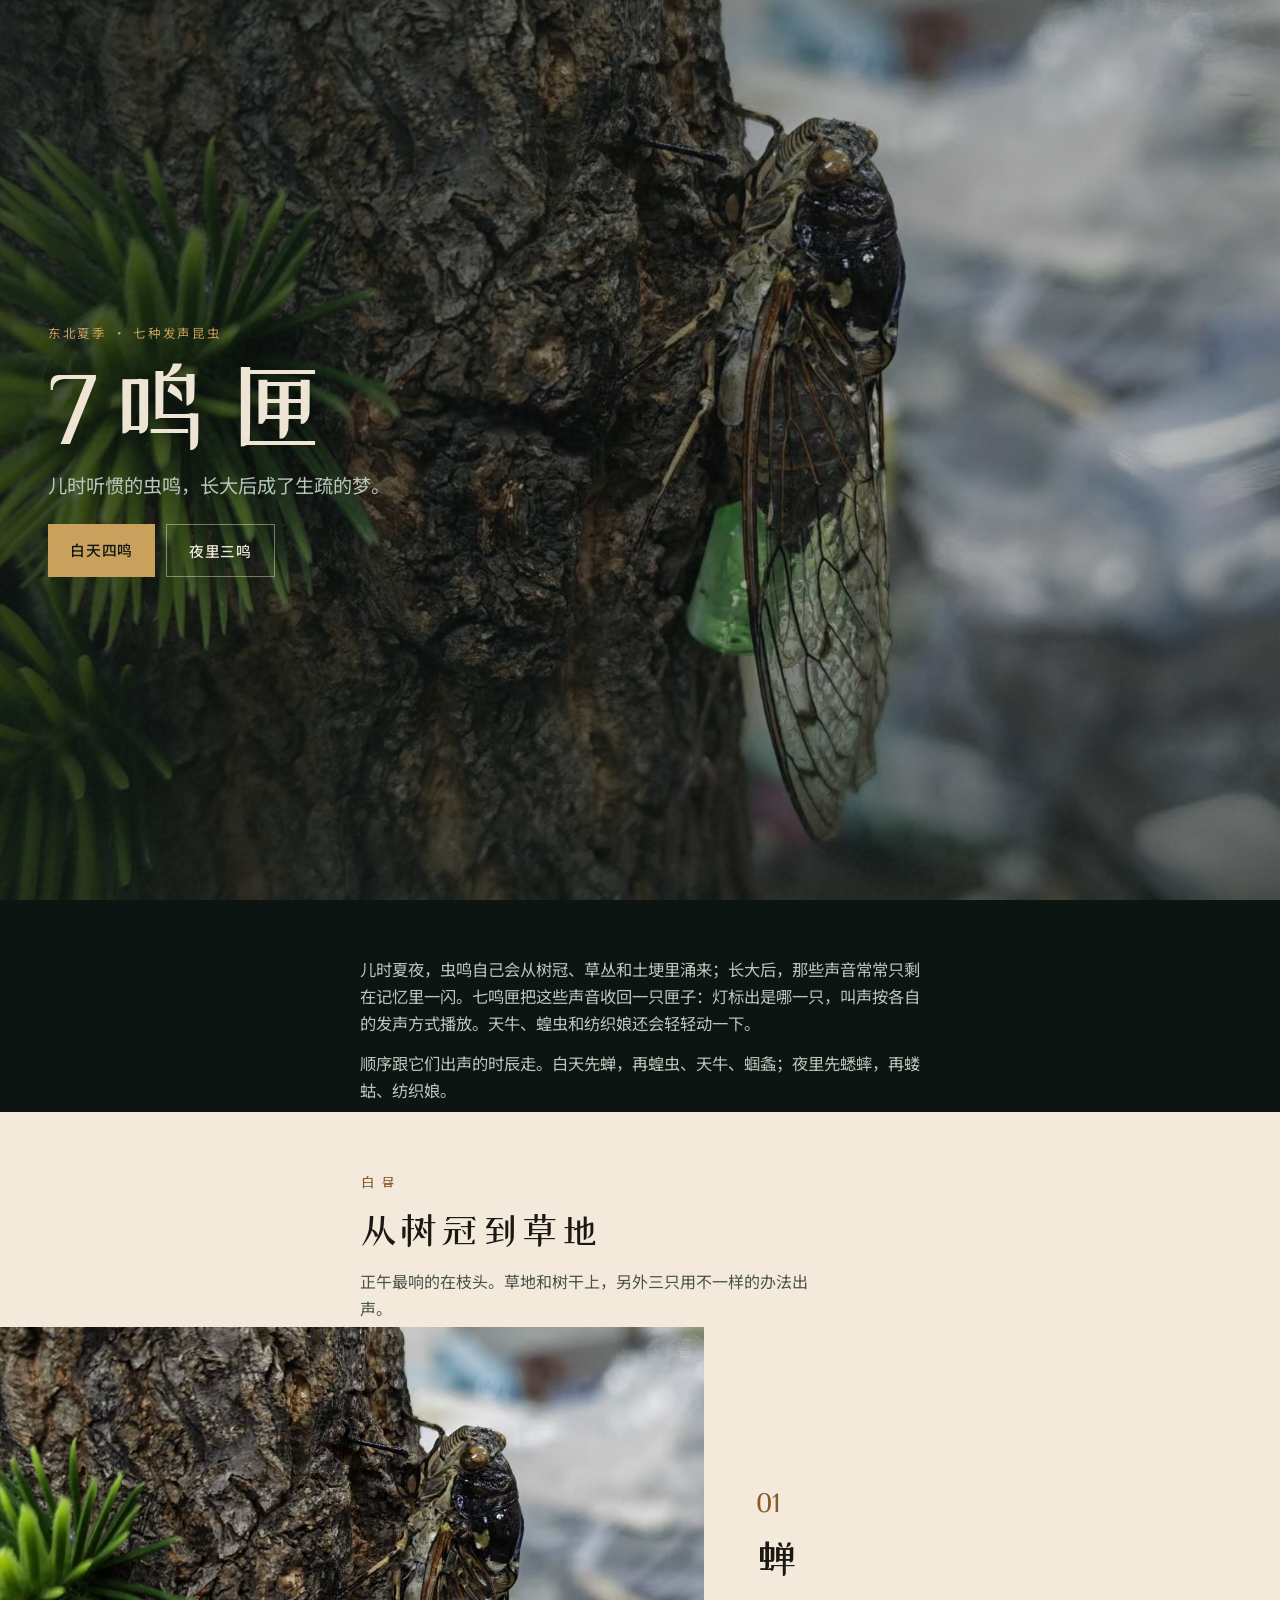
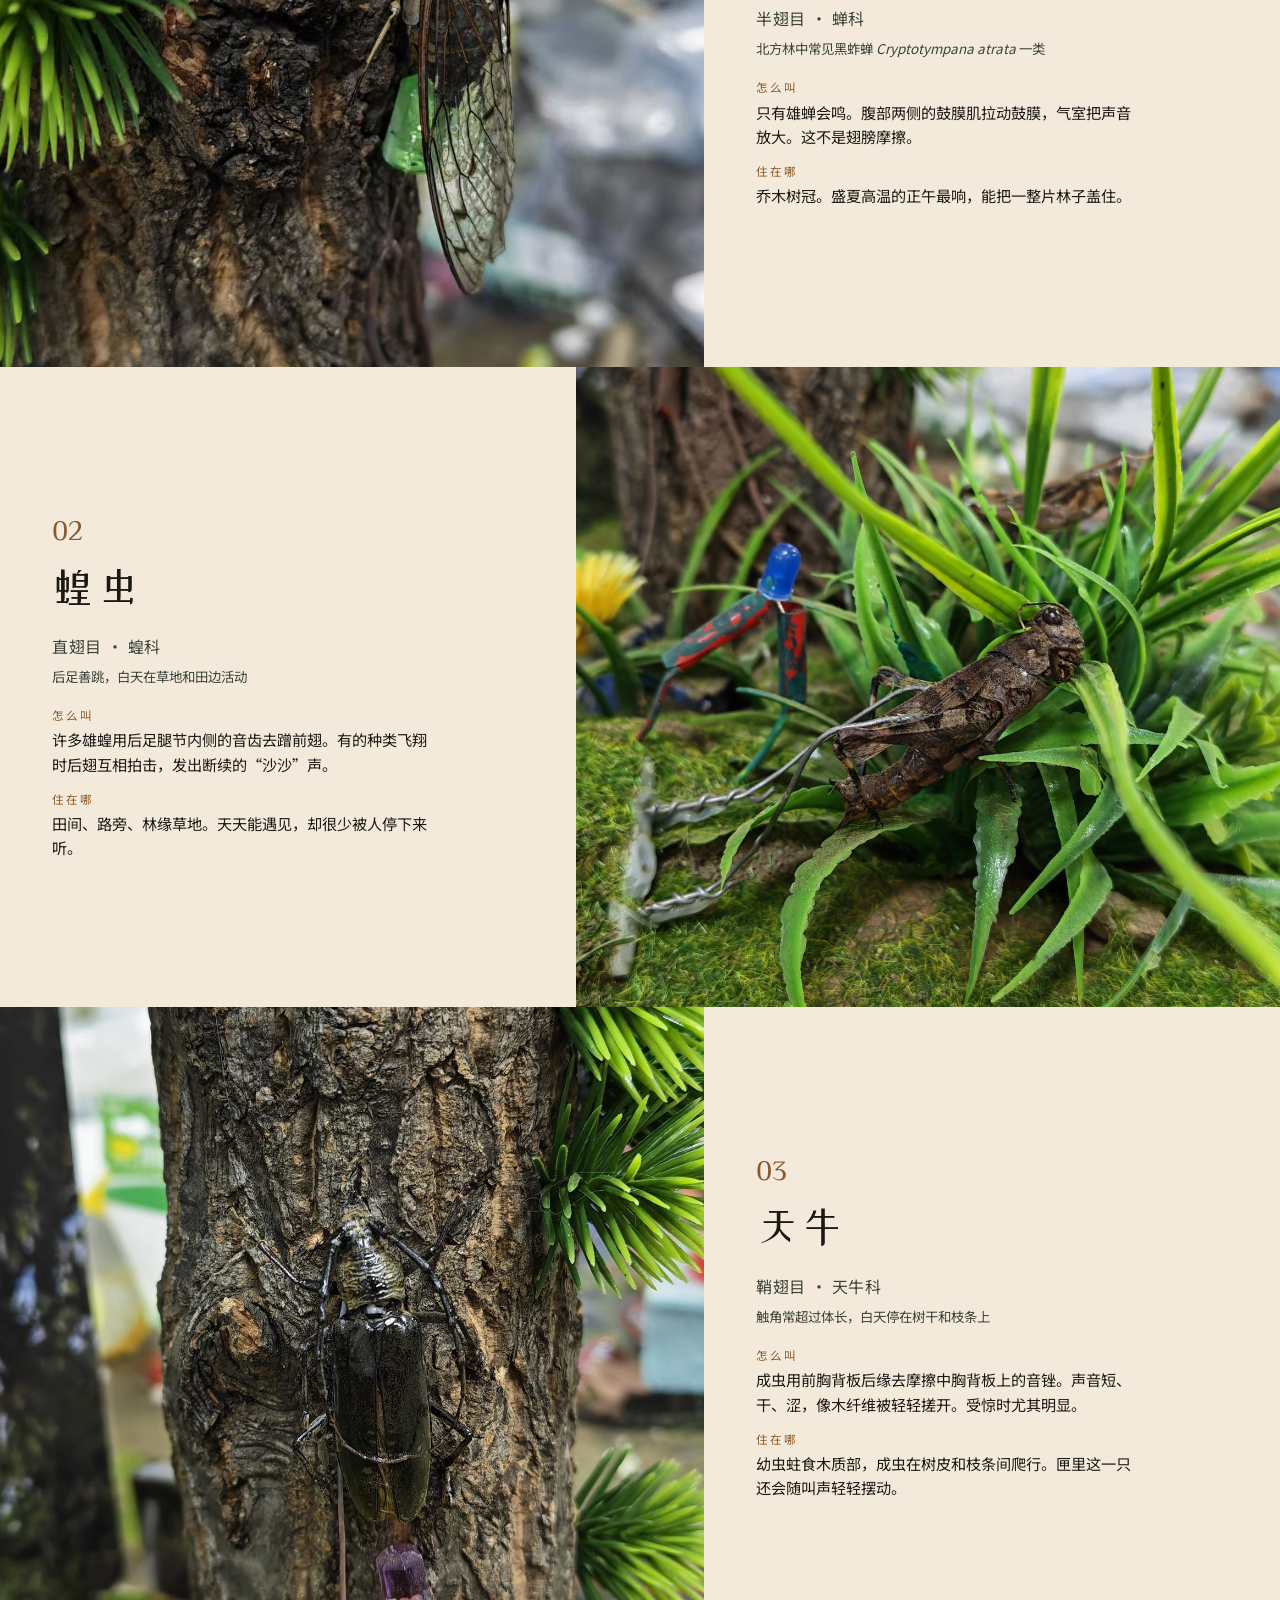
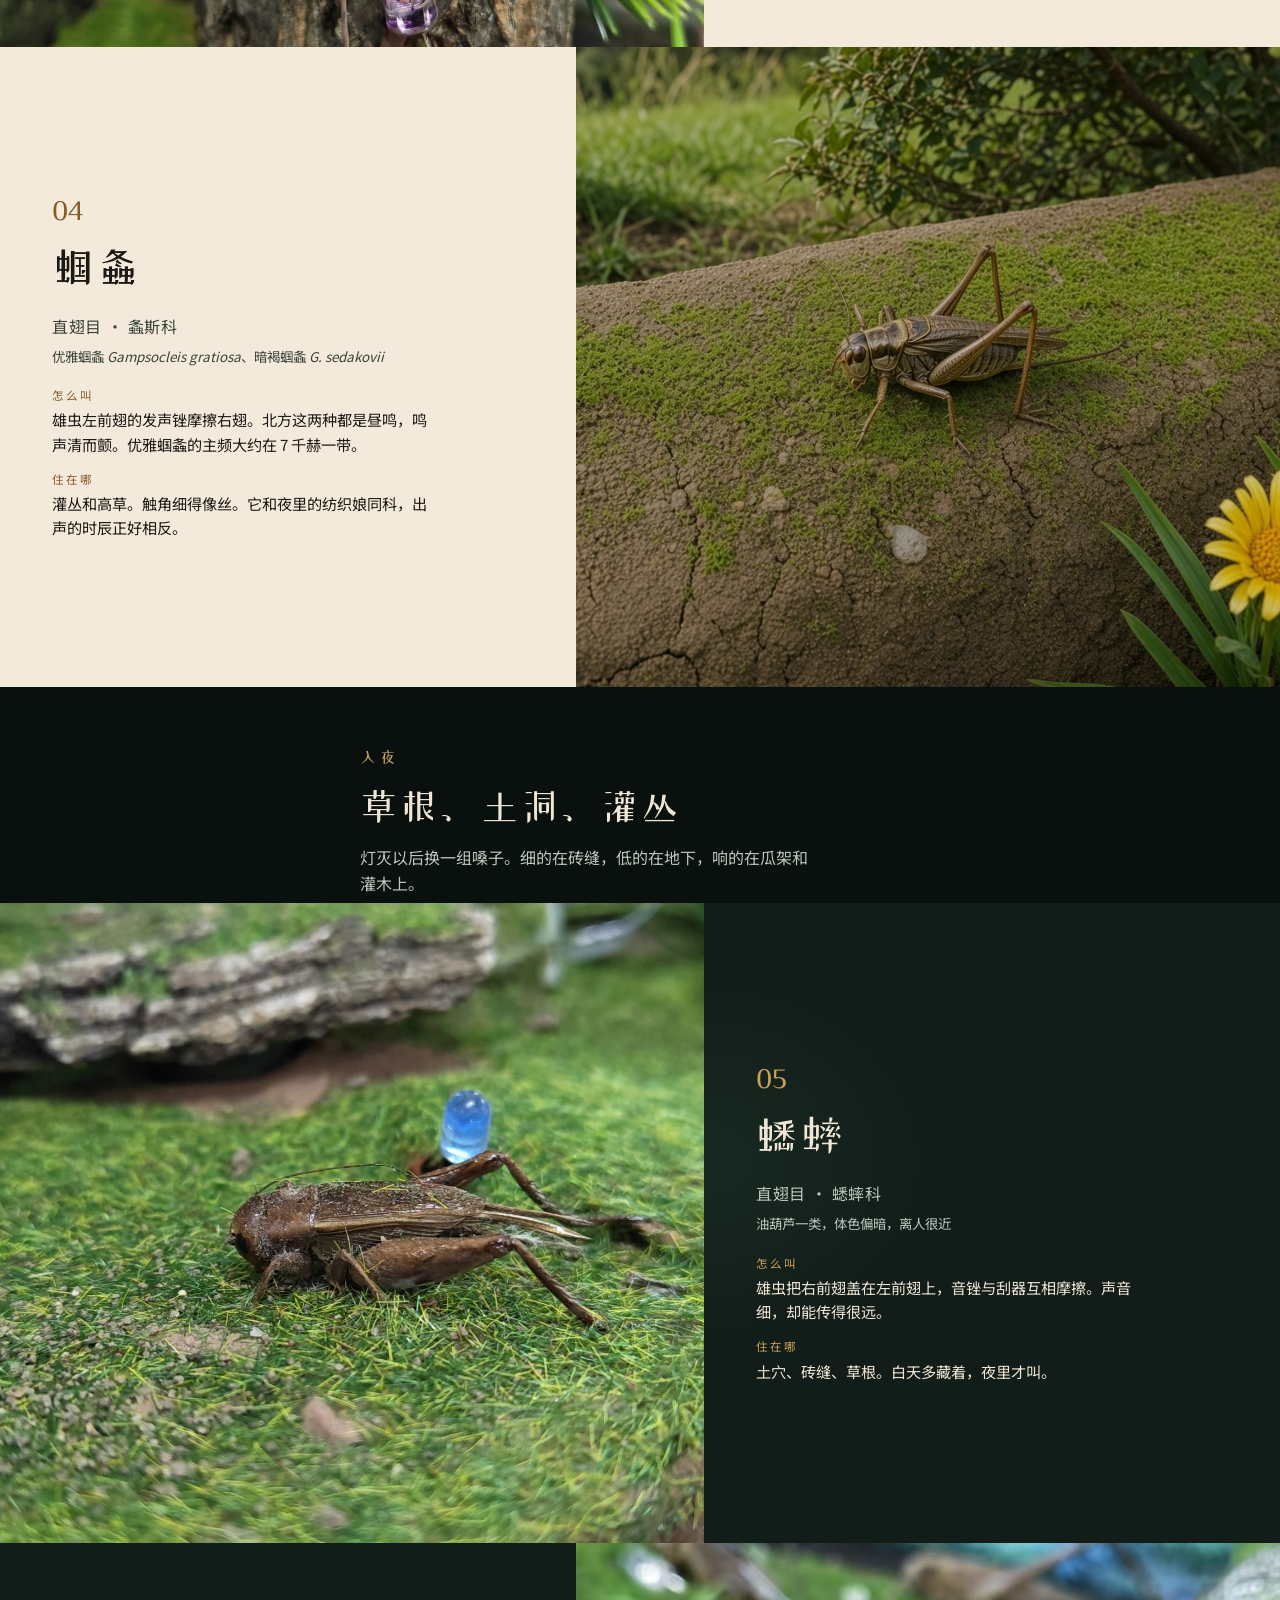
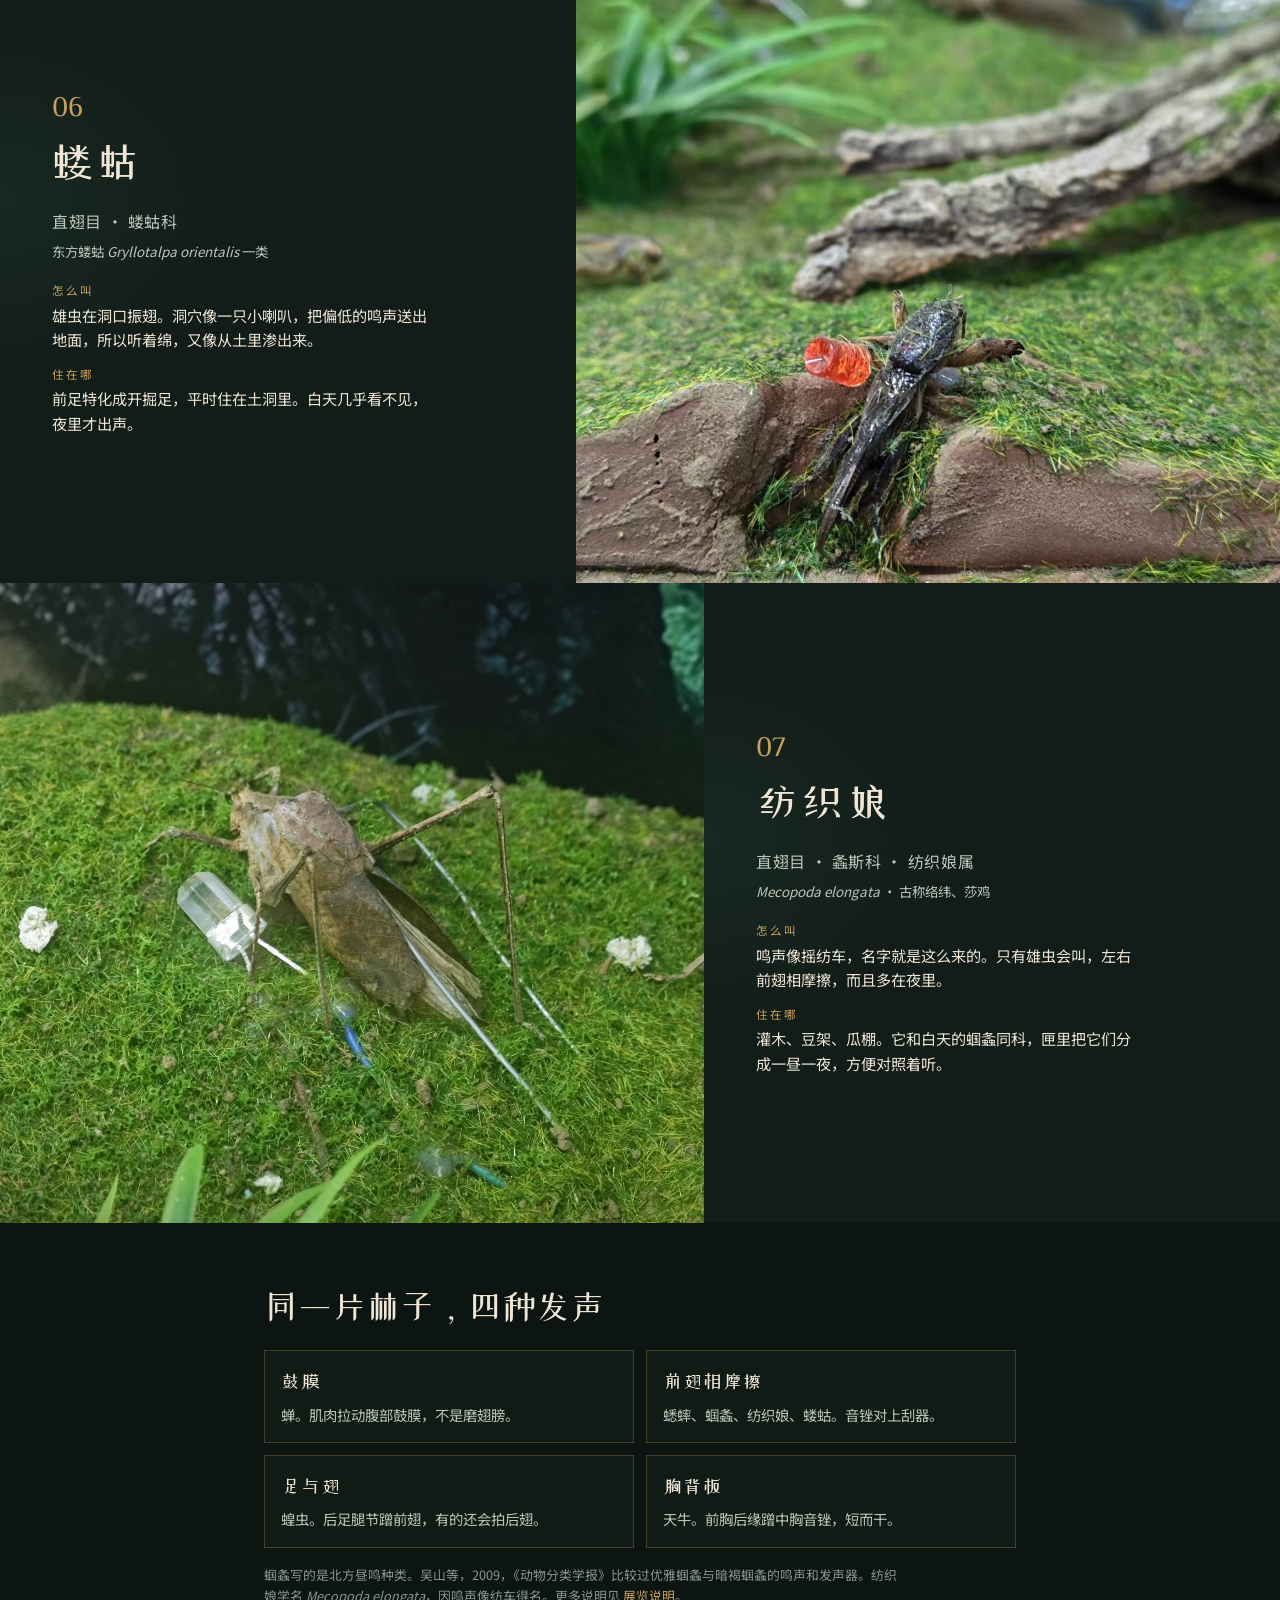
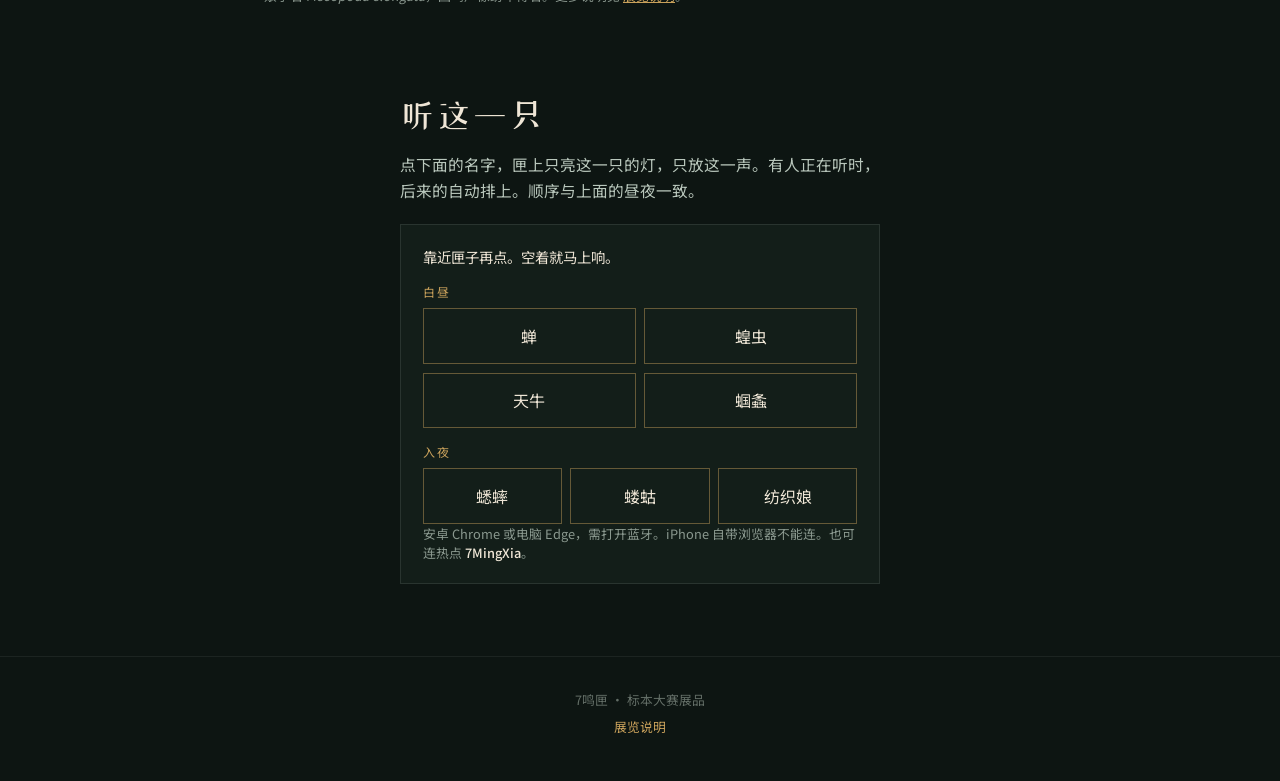
<file: gallery.html>
<!DOCTYPE html>
<html lang="zh-CN">
<head>
  <meta charset="UTF-8" />
  <meta http-equiv="refresh" content="0; url=./" />
  <title>7鸣匣</title>
  <script>location.replace("./");</script>
</head>
<body></body>
</html>
</file>
<file: styles.css>
:root {
  --ink: #0d1512;
  --moss: #1a2e26;
  --sand: #efe6d6;
  --mist: #b9c7bc;
  --amber: #c9a15b;
  --ease: cubic-bezier(0.22, 1, 0.36, 1);
}

* {
  box-sizing: border-box;
  margin: 0;
  padding: 0;
}

html {
  scroll-behavior: smooth;
}

body {
  font-family: "Noto Sans SC", "PingFang SC", "Hiragino Sans GB", sans-serif;
  color: var(--sand);
  background: var(--ink);
  line-height: 1.65;
  overflow-x: hidden;
}

img {
  display: block;
  width: 100%;
  height: 100%;
  object-fit: cover;
}

.grain {
  position: fixed;
  inset: 0;
  pointer-events: none;
  z-index: 40;
  opacity: 0.04;
  background-image: url("data:image/svg+xml,%3Csvg viewBox='0 0 200 200' xmlns='http://www.w3.org/2000/svg'%3E%3Cfilter id='n'%3E%3CfeTurbulence type='fractalNoise' baseFrequency='0.85' numOctaves='4' stitchTiles='stitch'/%3E%3C/filter%3E%3Crect width='100%25' height='100%25' filter='url(%23n)'/%3E%3C/svg%3E");
}

/* Hero: full-bleed photo + brand mid-frame (no empty lower strip) */
.hero {
  position: relative;
  min-height: 100svh;
  display: flex;
  align-items: center;
  padding: clamp(1.5rem, 5vw, 3rem);
  isolation: isolate;
}

.hero-media {
  position: absolute;
  inset: 0;
  z-index: 0;
  overflow: hidden;
}

.hero-img {
  object-position: center 35%;
  transform: scale(1.06);
  animation: hero-drift 24s var(--ease) infinite alternate;
}

@keyframes hero-drift {
  from { transform: scale(1.06) translate3d(0, 0, 0); }
  to { transform: scale(1.12) translate3d(-1.2%, -0.8%, 0); }
}

.hero-veil {
  position: absolute;
  inset: 0;
  z-index: 1;
  background:
    linear-gradient(105deg, rgba(13, 21, 18, 0.78) 0%, rgba(13, 21, 18, 0.42) 42%, rgba(13, 21, 18, 0.2) 70%, rgba(13, 21, 18, 0.35) 100%),
    linear-gradient(to top, rgba(13, 21, 18, 0.55) 0%, transparent 45%);
}

.hero-copy {
  position: relative;
  z-index: 2;
  max-width: 26rem;
}

.brand {
  font-family: "ZCOOL XiaoWei", "Songti SC", serif;
  font-size: clamp(3.8rem, 14vw, 6.5rem);
  font-weight: 400;
  letter-spacing: 0.1em;
  line-height: 0.98;
  color: var(--sand);
  text-shadow: 0 2px 36px rgba(0, 0, 0, 0.4);
  animation: brand-in 1s var(--ease) both;
}

.lede {
  margin-top: 0.85rem;
  font-size: clamp(1.05rem, 2.2vw, 1.2rem);
  color: var(--mist);
  font-weight: 400;
  animation: brand-in 1s var(--ease) 0.1s both;
}

.cta {
  display: inline-block;
  margin-top: 1.4rem;
  padding: 0.85rem 1.4rem;
  background: var(--amber);
  color: var(--ink);
  text-decoration: none;
  font-weight: 500;
  font-size: 0.92rem;
  letter-spacing: 0.04em;
  transition: transform 0.2s var(--ease), background 0.2s;
  animation: brand-in 1s var(--ease) 0.18s both;
}

.cta:hover {
  background: #d9b36a;
  transform: translateY(-2px);
}

.cta:active {
  transform: scale(0.98);
}

.cta-row {
  display: flex;
  flex-wrap: wrap;
  gap: 0.65rem;
  margin-top: 1.4rem;
}

.cta-row .cta {
  margin-top: 0;
}

.cta-ghost {
  background: transparent;
  color: var(--sand);
  border: 1px solid rgba(239, 230, 214, 0.45);
}

.cta-ghost:hover {
  background: rgba(239, 230, 214, 0.12);
  color: var(--sand);
}

.eyebrow {
  font-size: 0.78rem;
  letter-spacing: 0.22em;
  color: var(--amber);
  margin-bottom: 0.7rem;
  animation: brand-in 1s var(--ease) both;
}

@keyframes brand-in {
  from {
    opacity: 0;
    transform: translateY(14px);
  }
  to {
    opacity: 1;
    transform: translateY(0);
  }
}

/* Chapters */
.chapter {
  display: grid;
  grid-template-columns: 1.1fr 0.9fr;
  min-height: min(72vh, 40rem);
  background: var(--ink);
}

.chapter-flip {
  direction: rtl;
}

.chapter-flip > * {
  direction: ltr;
}

.chapter-visual {
  position: relative;
  min-height: 18rem;
  overflow: hidden;
}

.chapter-visual img {
  transition: transform 1.3s var(--ease);
}

.chapter.reveal.is-in .chapter-visual img {
  transform: scale(1.03);
}

.chapter-text {
  display: flex;
  flex-direction: column;
  justify-content: center;
  padding: clamp(1.75rem, 5vw, 3.25rem);
  background:
    radial-gradient(ellipse 80% 60% at 0% 50%, rgba(42, 74, 60, 0.35), transparent 60%),
    var(--moss);
}

.chapter[data-tone="cool"] .chapter-text {
  background:
    radial-gradient(ellipse 80% 60% at 100% 40%, rgba(40, 60, 72, 0.45), transparent 55%),
    #152328;
}

.chapter[data-tone="earth"] .chapter-text {
  background:
    radial-gradient(ellipse 70% 50% at 10% 80%, rgba(90, 70, 40, 0.35), transparent 55%),
    #1c1914;
}

.chapter[data-tone="leaf"] .chapter-text {
  background:
    radial-gradient(ellipse 70% 50% at 90% 20%, rgba(55, 90, 50, 0.4), transparent 55%),
    #14241a;
}

.chapter.night .chapter-text {
  background:
    radial-gradient(ellipse 60% 40% at 20% 30%, rgba(80, 90, 40, 0.2), transparent 50%),
    #0a1210;
}

.chapter.night .chapter-visual img {
  filter: brightness(0.72) saturate(0.85) hue-rotate(-8deg);
}

.chapter[data-tone="bark"] .chapter-text {
  background: #1a1510;
}

.chapter[data-tone="field"] .chapter-text {
  background:
    radial-gradient(ellipse 70% 50% at 0% 100%, rgba(110, 95, 40, 0.28), transparent 55%),
    #171a12;
}

.idx {
  font-family: "ZCOOL XiaoWei", serif;
  font-size: 1.75rem;
  color: var(--amber);
  line-height: 1;
  margin-bottom: 0.55rem;
}

.chapter-text h2 {
  font-family: "ZCOOL XiaoWei", serif;
  font-size: clamp(1.85rem, 4vw, 2.6rem);
  font-weight: 400;
  letter-spacing: 0.06em;
  margin-bottom: 0.75rem;
}

.chapter-text p:not(.idx) {
  color: var(--mist);
  max-width: 22rem;
  font-size: 1rem;
}

.preface {
  max-width: 40rem;
  margin: 0 auto;
  padding: clamp(2.2rem, 6vw, 3.5rem) clamp(1.35rem, 5vw, 2.5rem) 0.5rem;
}

.preface p {
  color: var(--mist);
  font-size: 1.02rem;
}

.preface p + p {
  margin-top: 0.85rem;
}

.band-head {
  max-width: 40rem;
  margin: 0 auto;
  padding: clamp(2.4rem, 6vw, 3.6rem) clamp(1.35rem, 5vw, 2.5rem) 0.4rem;
}

.band-kicker {
  font-family: "ZCOOL XiaoWei", serif;
  letter-spacing: 0.28em;
  font-size: 0.95rem;
  color: var(--amber);
  margin-bottom: 0.35rem;
}

.band-head h2 {
  font-family: "ZCOOL XiaoWei", serif;
  font-weight: 400;
  font-size: clamp(1.7rem, 4vw, 2.3rem);
  letter-spacing: 0.06em;
  margin-bottom: 0.45rem;
}

.band-head p:not(.band-kicker) {
  color: var(--mist);
  max-width: 28rem;
}

.band-day {
  background: #f3eadc;
  color: #1c1914;
}

.band-day .band-kicker {
  color: #8a5a28;
}

.band-day .band-head p:not(.band-kicker) {
  color: #4a5148;
}

.band-day .chapter,
.band-day .chapter .chapter-text {
  background: #f3eadc;
}

.band-day .chapter .chapter-text p:not(.idx) {
  color: #3c433a;
}

.band-day .idx,
.band-day .taxon,
.band-day .facts dt {
  color: #8a5a28;
}

.band-night {
  background: #0a100e;
}

.band-night .chapter,
.band-night .chapter .chapter-text {
  background:
    radial-gradient(ellipse 70% 50% at 0% 40%, rgba(42, 74, 60, 0.28), transparent 60%),
    #121c18;
}

.latin {
  font-size: 0.84rem !important;
  margin-bottom: 0.15rem;
}

.facts {
  display: grid;
  gap: 0.85rem;
  margin-top: 1.05rem;
  max-width: 24rem;
}

.facts dt {
  font-size: 0.72rem;
  letter-spacing: 0.16em;
  color: var(--amber);
  margin-bottom: 0.15rem;
}

.facts dd {
  font-size: 0.95rem;
  line-height: 1.6;
}

.ways {
  max-width: 52rem;
  margin: 0 auto;
  padding: clamp(2.4rem, 6vw, 3.5rem) clamp(1.35rem, 5vw, 2.5rem) 0.5rem;
}

.ways h2 {
  font-family: "ZCOOL XiaoWei", serif;
  font-weight: 400;
  font-size: clamp(1.6rem, 3.5vw, 2.1rem);
  margin-bottom: 1rem;
}

.ways ul {
  list-style: none;
  display: grid;
  grid-template-columns: 1fr 1fr;
  gap: 0.7rem;
}

.ways li {
  padding: 0.95rem 1rem;
  border: 1px solid rgba(201, 161, 91, 0.28);
  background: rgba(20, 32, 26, 0.65);
}

.ways strong {
  display: block;
  font-family: "ZCOOL XiaoWei", serif;
  font-weight: 400;
  font-size: 1.15rem;
  letter-spacing: 0.06em;
  margin-bottom: 0.25rem;
  color: var(--sand);
}

.ways span {
  color: var(--mist);
  font-size: 0.9rem;
}

.ways .src {
  margin-top: 1rem;
  color: rgba(185, 199, 188, 0.72);
  font-size: 0.8rem;
  max-width: 40rem;
}

.ways .src a {
  color: var(--amber);
}

.bug-label {
  margin: 0.85rem 0 0.4rem;
  font-size: 0.75rem;
  letter-spacing: 0.18em;
  color: var(--amber);
}

.chapter-text .taxon {
  color: var(--amber);
  letter-spacing: 0.04em;
  font-size: 0.82rem;
  margin-bottom: 0.35rem;
}

.reveal {
  opacity: 0;
  transform: translateY(22px);
  transition: opacity 0.85s var(--ease), transform 0.85s var(--ease);
}

.reveal.is-in {
  opacity: 1;
  transform: translateY(0);
}

.esp-lab {
  padding: clamp(2.75rem, 8vw, 4.5rem) clamp(1.35rem, 5vw, 3rem);
  max-width: 36rem;
  margin: 0 auto;
}

.esp-lab h2 {
  font-family: "ZCOOL XiaoWei", serif;
  font-size: clamp(1.7rem, 3.5vw, 2.2rem);
  font-weight: 400;
  margin-bottom: 0.5rem;
}

.esp-lead {
  color: var(--mist);
  margin-bottom: 1.25rem;
  font-size: 0.98rem;
}

.esp-panel {
  padding: 1.25rem 1.35rem;
  background: rgba(20, 32, 26, 0.9);
  border: 1px solid rgba(197, 212, 203, 0.12);
}

.esp-status {
  font-size: 0.9rem;
  color: var(--sand);
  margin-bottom: 0.55rem;
}

.esp-hint {
  font-size: 0.8rem;
  color: rgba(185, 199, 188, 0.72);
  line-height: 1.55;
}

.esp-hint strong {
  color: var(--sand);
  font-weight: 500;
}

.esp-hint a {
  color: var(--amber);
}

.esp-name {
  display: flex;
  align-items: center;
  gap: 0.6rem;
  margin-bottom: 0.9rem;
  color: var(--mist);
  font-size: 0.9rem;
}

.esp-name input {
  flex: 1;
  background: transparent;
  border: 1px solid rgba(197, 212, 203, 0.2);
  color: var(--sand);
  font: inherit;
  padding: 0.55rem 0.7rem;
}

.esp-row {
  display: flex;
  flex-wrap: wrap;
  gap: 0.55rem;
}

.esp-row + .esp-row,
.esp-tracks {
  margin-top: 0.7rem;
}

.esp-btn {
  appearance: none;
  border: 1px solid transparent;
  cursor: pointer;
  font-family: inherit;
  font-size: 0.9rem;
  font-weight: 500;
  padding: 0.7rem 1rem;
}

.esp-btn:disabled {
  opacity: 0.4;
  cursor: not-allowed;
}

.esp-primary {
  background: var(--amber);
  color: var(--ink);
}

.esp-ghost {
  background: transparent;
  color: var(--sand);
  border-color: rgba(197, 212, 203, 0.28);
}

.esp-tracks {
  display: flex;
  flex-wrap: wrap;
  gap: 0.4rem;
}

.esp-tracks button {
  appearance: none;
  background: transparent;
  border: 1px solid rgba(201, 161, 91, 0.4);
  color: var(--amber);
  font: inherit;
  font-size: 0.8rem;
  padding: 0.4rem 0.65rem;
  cursor: pointer;
}

.bugs {
  display: grid;
  grid-template-columns: 1fr 1fr;
  gap: 0.55rem;
}

.bugs button {
  appearance: none;
  border: 1px solid rgba(201, 161, 91, 0.45);
  background: transparent;
  color: var(--sand);
  font: inherit;
  font-size: 1rem;
  padding: 0.85rem 0.4rem;
  cursor: pointer;
}

.bugs button:disabled {
  opacity: 0.45;
}

.bugs.bugs-night {
  grid-template-columns: 1fr 1fr 1fr;
}

.site-foot {
  padding: 2rem clamp(1.35rem, 5vw, 3rem) 2.75rem;
  text-align: center;
  color: rgba(185, 199, 188, 0.5);
  font-size: 0.8rem;
  border-top: 1px solid rgba(197, 212, 203, 0.08);
}

.site-foot .credits {
  margin-top: 0.35rem;
}

.site-foot a {
  color: var(--amber);
  text-decoration: none;
}

.site-foot a:hover {
  text-decoration: underline;
}

@media (max-width: 860px) {
  .hero {
    align-items: flex-end;
    padding-bottom: clamp(2.5rem, 10vh, 4rem);
  }

  .hero-veil {
    background:
      linear-gradient(to top, rgba(13, 21, 18, 0.88) 0%, rgba(13, 21, 18, 0.4) 48%, rgba(13, 21, 18, 0.15) 100%);
  }

  .chapter,
  .chapter-flip {
    grid-template-columns: 1fr;
    direction: ltr;
    min-height: auto;
  }

  .chapter-visual {
    min-height: 48vw;
    max-height: 18rem;
  }

  .chapter-text {
    padding: 1.5rem 1.25rem 1.85rem;
  }

  .ways ul {
    grid-template-columns: 1fr;
  }
}

@media (prefers-reduced-motion: reduce) {
  .hero-img,
  .brand,
  .lede,
  .cta,
  .reveal,
  .chapter-visual img {
    animation: none !important;
    transition: none !important;
    opacity: 1 !important;
    transform: none !important;
  }
}
</file>
